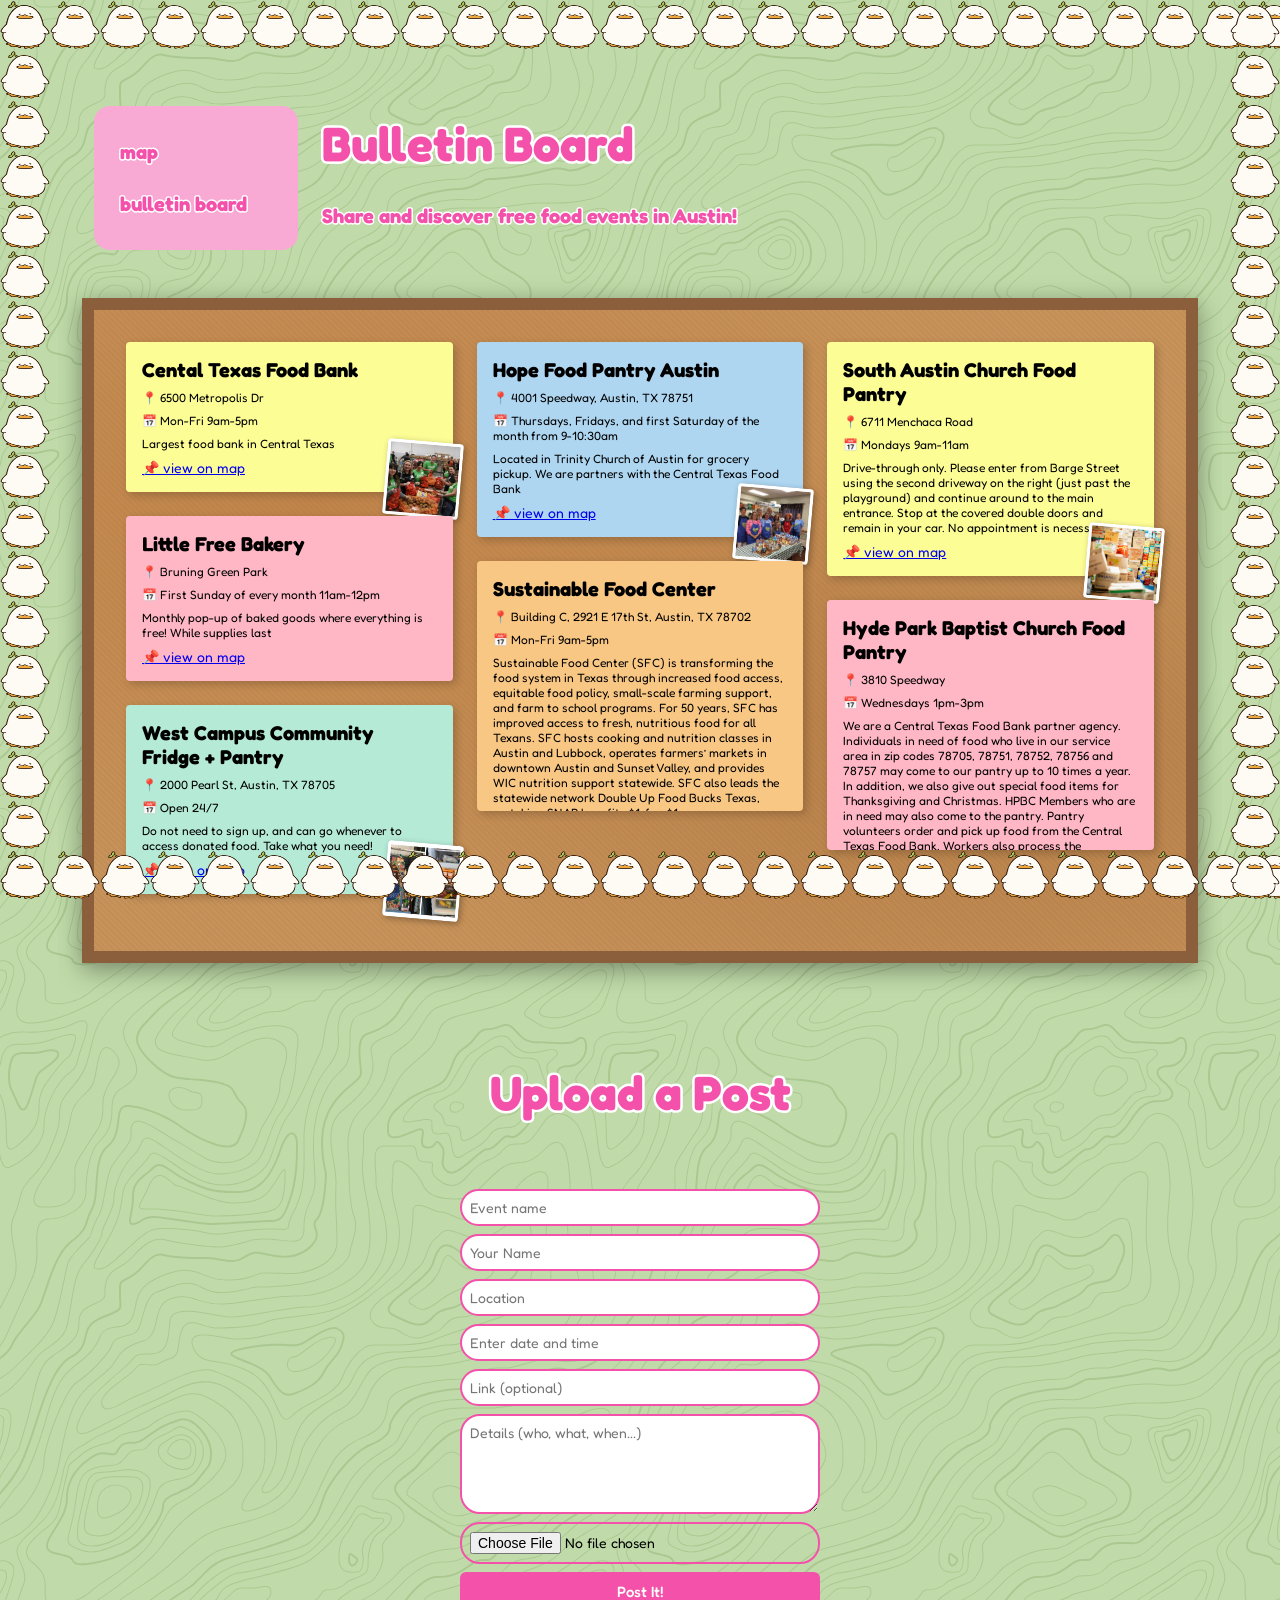
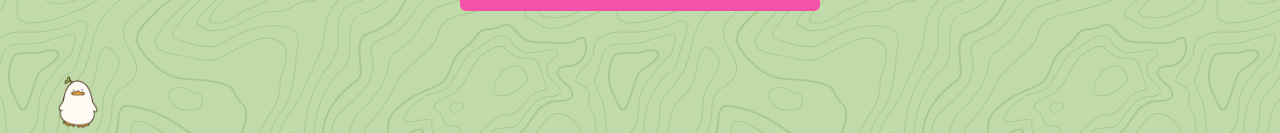
<file: bulletin.html>
<!DOCTYPE html>

<html>
   <head>
       <title>Food Finder - Bulletin Board</title>

       <link rel="stylesheet" href="style.css">
       <link href="https://fonts.googleapis.com/css2?family=Fredoka:wght@400;700&display=swap" rel="stylesheet">

   </head>

   <body>

       <div class="layout">
        <div class="header-row">
            <nav>
                <a href="index.html">map</a>
                <a href="bulletin.html">bulletin board</a>
            </nav>
        
            <div class ="header-text">
                <h1>Bulletin Board</h1>
                <p>Share and discover free food events in Austin!</p>
            </div>
            </div>
            <main>

                <!-- code for displaying posts -->
                <div class="board" id="board"></div>
            
                <h3 class="upload-title">Upload a Post</h3>
                
                <!-- code for allowing people to make submissions -->
                <div class="form-container">
                    <input type="text" id="event-title" placeholder="Event name" />
                    <input type="userName" id="user-name" placeholder="Your Name" />
                    <input type="text" id="event-location" placeholder="Location" />
                    <input type="text" id="event-date" placeholder="Enter date and time" />
                    <input type="url" id="event-link" placeholder="Link (optional)" />
                    <textarea id="event-desc" placeholder="Details (who, what, when...)"></textarea>
                    <input type="file" id="event-photo" accept="image/*" />
                    <button onclick="addPost()">Post It!</button>
                </div>

            </main>
        </div>

        <img src="images/harnold.png" class="harnold" id="harnold" alt="harnold" />
       <script src="data.js"></script>
       <script src="bulletin.js"></script>
       <div class="duck-border duck-top"></div>
        <div class="duck-border duck-bottom"></div>
        <div class="duck-border duck-left"></div>
        <div class="duck-border duck-right"></div>
       
   </body>
</html>
</file>
<file: style.css>
/* whole page i guess */
body {
    background-color: rgb(192, 219, 169);
    background-image: url("data:image/svg+xml,%3Csvg xmlns='http://www.w3.org/2000/svg' width='600' height='600' viewBox='0 0 600 600'%3E%3Cpath fill='%238BAD6E' fill-opacity='0.4' d='M600 325.1v-1.17c-6.5 3.83-13.06 7.64-14.68 8.64-10.6 6.56-18.57 12.56-24.68 19.09-5.58 5.95-12.44 10.06-22.42 14.15-1.45.6-2.96 1.2-4.83 1.9l-4.75 1.82c-9.78 3.75-14.8 6.27-18.98 10.1-4.23 3.88-9.65 6.6-16.77 8.84-1.95.6-3.99 1.17-6.47 1.8l-6.14 1.53c-5.29 1.35-8.3 2.37-10.54 3.78-3.08 1.92-6.63 3.26-12.74 5.03a384.1 384.1 0 0 1-4.82 1.36c-2.04.58-3.6 1.04-5.17 1.52a110.03 110.03 0 0 0-11.2 4.05c-2.7 1.15-5.5 3.93-8.78 8.4a157.68 157.68 0 0 0-6.15 9.2c-5.75 9.07-7.58 11.74-10.24 14.51a50.97 50.97 0 0 1-4.6 4.22c-2.33 1.9-10.39 7.54-11.81 8.74a14.68 14.68 0 0 0-3.67 4.15c-1.24 2.3-1.9 4.57-2.78 8.87-2.17 10.61-3.52 14.81-8.2 22.1-4.07 6.33-6.8 9.88-9.83 12.99-.47.48-.95.96-1.5 1.48l-3.75 3.56c-1.67 1.6-3.18 3.12-4.86 4.9a42.44 42.44 0 0 0-9.89 16.94c-2.5 8.13-2.72 15.47-1.76 27.22.47 5.82.51 6.36.51 8.18 0 10.51.12 17.53.63 25.78.24 4.05.56 7.8.97 11.22h.9c-1.13-9.58-1.5-21.83-1.5-37 0-1.86-.04-2.4-.52-8.26-.94-11.63-.72-18.87 1.73-26.85a41.44 41.44 0 0 1 9.65-16.55c1.67-1.76 3.18-3.27 4.83-4.85.63-.6 3.13-2.96 3.75-3.57a71.6 71.6 0 0 0 1.52-1.5c3.09-3.16 5.86-6.76 9.96-13.15 4.77-7.42 6.15-11.71 8.34-22.44.86-4.21 1.5-6.4 2.68-8.6.68-1.25 1.79-2.48 3.43-3.86 1.38-1.15 9.43-6.8 11.8-8.72 1.71-1.4 3.26-2.81 4.7-4.3 2.72-2.85 4.56-5.54 10.36-14.67a156.9 156.9 0 0 1 6.1-9.15c3.2-4.33 5.9-7.01 8.37-8.07 3.5-1.5 7.06-2.77 11.1-4.02a233.84 233.84 0 0 1 7.6-2.2l2.38-.67c6.19-1.79 9.81-3.16 12.98-5.15 2.14-1.33 5.08-2.33 10.27-3.65l6.14-1.53c2.5-.63 4.55-1.2 6.52-1.82 7.24-2.27 12.79-5.06 17.15-9.05 4.05-3.72 9-6.2 18.66-9.9l4.75-1.82c1.87-.72 3.39-1.31 4.85-1.91 10.1-4.15 17.07-8.32 22.76-14.4 6.05-6.45 13.95-12.4 24.49-18.92 1.56-.96 7.82-4.6 14.15-8.33v-64.58c-4 8.15-8.52 14.85-12.7 17.9-2.51 1.82-5.38 4.02-9.04 6.92a1063.87 1063.87 0 0 0-6.23 4.98l-1.27 1.02a2309.25 2309.25 0 0 1-4.87 3.9c-7.55 6-12.9 10.05-17.61 13.19-3.1 2.06-3.86 2.78-8.06 7.13-5.84 6.07-11.72 8.62-29.15 10.95-11.3 1.5-20.04 4.91-30.75 11.07-1.65.94-7.27 4.27-6.97 4.1-2.7 1.58-4.69 2.69-6.64 3.66-5.63 2.8-10.47 4.17-15.71 4.17-17.13 0-41.44 11.51-51.63 22.83-12.05 13.4-31.42 27.7-45.25 31.16-7.4 1.85-11.85 7.05-14.04 14.69-1.26 4.4-1.58 8.28-1.58 13.82 0 .82.01.98.24 3.63.45 5.18.35 8.72-.77 13.26-1.53 6.2-4.89 12.6-10.59 19.43-13.87 16.65-22.88 46.58-22.88 71.68 0 2.39.02 4.26.06 8.75.12 10.8.1 15.8-.22 21.95-.56 11.18-2.09 20.73-5 29.3h-1.05c2.94-8.56 4.49-18.12 5.05-29.35.31-6.13.34-11.1.22-21.9-.04-4.48-.06-6.36-.06-8.75 0-25.32 9.07-55.47 23.12-72.32 5.6-6.72 8.88-12.99 10.38-19.03 1.09-4.4 1.18-7.85.74-12.93-.23-2.7-.24-2.86-.24-3.72 0-5.62.32-9.57 1.62-14.1 2.28-7.95 6.97-13.44 14.76-15.39 13.6-3.4 32.82-17.59 44.75-30.84C409 360.14 433.58 348.5 451 348.5c5.07 0 9.77-1.33 15.26-4.07 1.93-.96 3.9-2.05 6.58-3.62-.3.18 5.33-3.16 6.98-4.11 10.82-6.21 19.66-9.67 31.11-11.2 17.23-2.3 22.9-4.75 28.57-10.64 4.25-4.41 5.04-5.16 8.22-7.28 4.68-3.11 10.01-7.14 17.55-13.14a1113.33 1113.33 0 0 0 4.86-3.89l1.28-1.02a4668.54 4668.54 0 0 1 6.23-4.98c3.67-2.9 6.55-5.12 9.07-6.95 4.37-3.19 9.16-10.56 13.29-19.4v66.9zm0-116.23c-.62.01-1.27.06-1.95.13-6.13.63-13.83 3.45-21.83 7.45-3.64 1.82-8.46 2.67-14.17 2.71-4.7.04-9.72-.47-14.73-1.33-1.7-.3-3.26-.61-4.67-.93a31.55 31.55 0 0 0-3.55-.57 273.4 273.4 0 0 0-16.66-.88c-10.42-.16-17.2.74-17.97 2.73-.38.97.6 2.55 3.03 4.87 1.01.97 2.22 2.03 4.04 3.55a1746.07 1746.07 0 0 0 4.79 4.02c1.39 1.2 3.1 1.92 5.5 2.5.7.16.86.2 2.64.54 3.53.7 5.03 1.25 6.15 2.63 1.41 1.76 1.4 4.54-.15 8.88-2.44 6.83-5.72 10.05-10.19 10.33-3.63.23-7.6-1.29-14.52-5.06-4.53-2.47-6.82-7.3-8.32-15.26-.17-.87-.32-1.78-.5-2.86l-.43-2.76c-1.05-6.58-1.9-9.2-3.73-10.11-.81-.4-1.59-.74-2.36-1-2.27-.77-4.6-1.02-8.1-.92-2.29.07-14.7 1-13.77.93-20.55 1.37-28.8 5.05-37.09 14.99a133.07 133.07 0 0 0-4.25 5.44l-2.3 3.09-2.51 3.32c-4.1 5.36-7.06 8.48-10.39 11.12-.65.52-1.33 1.04-2.13 1.62l-4.11 2.94a106.8 106.8 0 0 0-5.16 3.99c-4.55 3.74-9.74 8.6-16.25 15.38-8.25 8.58-11.78 13.54-11.7 15.95.07 1.65 1.64 2.11 6.79 2.38 1.61.09 2.15.12 2.98.2 2.95.24 5.09.73 6.81 1.68 7.48 4.15 11.63 7.26 13.95 11.58 3.3 6.15.8 12.88-8.89 20.26-8.28 6.3-11.1 10.37-11.31 14.96-.06 1.17 0 1.93.26 4.43.69 6.47.25 10.65-2.8 17.42a44.23 44.23 0 0 1-4.16 7.53c-2.82 3.97-5.47 5.74-10.6 7.69-.43.16-3.34 1.23-4.27 1.59-1.8.68-3.38 1.36-5.01 2.14-4.18 2-8.4 4.6-13.1 8.24-8.44 6.51-13.23 14.56-15.98 25.06-1.1 4.2-1.55 6.81-2.8 15.21-1.26 8.6-2.17 12.64-4.08 16.55-2.1 4.28-11.93 26.59-12.97 28.88a382.7 382.7 0 0 1-6.37 13.41c-4.07 8.11-7.61 14.07-10.73 17.81-5.38 6.46-8.98 14.37-13.77 28.42a810.14 810.14 0 0 0-1.89 5.6c-1.8 5.35-2.96 8.6-4.26 11.85-6.13 15.32-25.43 26.31-46.46 26.31-11.2 0-20.58-2.74-31.02-8.55-5.6-3.13-4.55-2.42-22.26-14.54-14.33-9.8-17.7-10.73-20.47-6.9-.37.5-1.81 2.74-1.83 2.77a52.24 52.24 0 0 1-4.94 5.9c-.73.79-5.52 5.87-6.97 7.45-2.38 2.6-4.3 4.81-5.98 6.93a45.6 45.6 0 0 0-5.08 7.66c-1.29 2.57-1.9 5.25-2.66 10.6a997.6 997.6 0 0 1-.46 3.18h-1l.47-3.32c.77-5.45 1.4-8.2 2.75-10.9a46.54 46.54 0 0 1 5.2-7.84c1.7-2.14 3.63-4.38 6.03-6.98 1.45-1.59 6.24-6.68 6.96-7.46a51.58 51.58 0 0 0 4.84-5.78s1.47-2.26 1.86-2.8c3.25-4.5 7.08-3.44 21.84 6.67 17.67 12.08 16.62 11.38 22.19 14.48 10.3 5.73 19.5 8.43 30.53 8.43 20.65 0 39.57-10.77 45.54-25.69a219.7 219.7 0 0 0 4.24-11.8 6752.32 6752.32 0 0 0 1.88-5.6c4.83-14.16 8.47-22.14 13.96-28.73 3.05-3.66 6.56-9.57 10.6-17.61 1.97-3.93 4.04-8.31 6.35-13.38 1.03-2.28 10.88-24.61 12.98-28.91 1.85-3.79 2.75-7.76 4-16.25 1.24-8.44 1.7-11.07 2.81-15.32 2.8-10.7 7.71-18.94 16.33-25.6a73.18 73.18 0 0 1 13.29-8.35c1.66-.8 3.27-1.48 5.08-2.18.94-.36 3.86-1.43 4.28-1.59 4.95-1.88 7.44-3.55 10.14-7.33 1.35-1.9 2.68-4.3 4.06-7.37 2.97-6.58 3.39-10.59 2.72-16.9a27.13 27.13 0 0 1-.27-4.58c.22-4.94 3.21-9.24 11.7-15.7 9.33-7.11 11.66-13.34 8.62-19-2.2-4.09-6.25-7.12-13.55-11.17-1.57-.88-3.6-1.33-6.42-1.57-.8-.07-1.34-.1-2.95-.19-5.77-.3-7.63-.85-7.72-3.34-.1-2.81 3.5-7.87 11.97-16.69 6.53-6.8 11.75-11.69 16.33-15.45 1.79-1.47 3.42-2.72 5.2-4.03l4.12-2.94c.79-.58 1.46-1.08 2.1-1.59 3.26-2.6 6.16-5.65 10.21-10.94a383.2 383.2 0 0 0 2.5-3.32l2.31-3.09c1.8-2.39 3.04-4 4.29-5.48 8.47-10.17 16.98-13.96 37.27-15.3-.44.02 12-.9 14.32-.98 3.62-.1 6.05.16 8.46.98.8.27 1.62.62 2.47 1.04 2.27 1.14 3.17 3.87 4.27 10.85l.44 2.76c.17 1.07.33 1.97.5 2.83 1.44 7.69 3.62 12.29 7.8 14.57 6.76 3.68 10.6 5.15 13.99 4.94 4-.25 6.99-3.17 9.3-9.67 1.45-4.04 1.46-6.49.32-7.92-.9-1.12-2.28-1.62-5.57-2.27a55.8 55.8 0 0 1-2.67-.55c-2.54-.6-4.39-1.4-5.93-2.71a252.63 252.63 0 0 0-4.78-4.01 84.35 84.35 0 0 1-4.08-3.6c-2.73-2.6-3.86-4.43-3.28-5.95 1.02-2.64 7.82-3.54 18.93-3.37a230.56 230.56 0 0 1 16.73.88c2.76.39 3.2.49 3.68.6 1.4.3 2.95.62 4.62.91a82.9 82.9 0 0 0 14.56 1.32c5.56-.04 10.24-.86 13.73-2.6 8.1-4.05 15.89-6.9 22.17-7.56.7-.07 1.4-.11 2.05-.13v1zm0-100.94v1.5c-8.62 16.05-17.27 29.55-23.65 35.92-3.19 3.2-7.62 4.9-13.54 5.56-4.45.48-8.28.4-19.18-.2-9.91-.55-15.32-.44-20.52.78a84.05 84.05 0 0 1-15 2.11l-2.25.14c-12.49.75-19.37 1.78-32.72 5.74-4.5 1.33-9.27 2.49-14.3 3.48a246.27 246.27 0 0 1-32.6 3.97c-7.56.45-13.21.57-20.24.57-5.4 0-11.9 1.61-18 5.18-8.3 4.87-15.06 12.87-19.53 24.5a68.57 68.57 0 0 1-4.56 9.8c-3.6 6.2-6.92 8.99-13.38 12.18l-4.03 1.96a64.48 64.48 0 0 0-15.16 10.25c-8.2 7.33-13.72 16.63-22.54 35.6l-2.08 4.49c-7.3 15.7-11.5 23.3-17.35 29.87-7.7 8.66-20.25 14.42-40.31 20.08-4.37 1.23-19.04 5.08-19.24 5.13-6.92 1.87-11.68 3.34-15.63 4.92-10.55 4.22-18.71 10.52-36.38 26.52l-1.7 1.54c-8.58 7.76-13.41 11.9-18.81 15.88-3.95 2.9-8 5.67-12.97 8.91-2.06 1.34-10.3 6.6-12.33 7.94-11.52 7.5-18.53 13.04-24.62 20.08a62.01 62.01 0 0 0-6.44 8.85c-4.13 6.91-6.27 13.15-9.2 25.11l-1.54 6.26c-.6 2.45-1.15 4.54-1.72 6.58-2.97 10.7-6.9 17.36-14.78 26.91L69.6 491a148.51 148.51 0 0 0-4.19 5.3 23.9 23.9 0 0 0-3.44 6.28c-1.16 3.23-1.52 5.9-1.87 11.94-.58 10.05-1.42 15.04-4.63 22.67-1.57 3.72-5.66 14.02-6.41 15.8a73.46 73.46 0 0 1-3.57 7.4c-2.88 5.14-6.71 10.12-13.12 16.95-5.96 6.36-8.87 10.9-10.61 16a56.88 56.88 0 0 0-1.38 4.82l-.46 1.84h-1.03l.52-2.08c.52-2.09.92-3.49 1.4-4.9 1.8-5.25 4.78-9.9 10.84-16.36 6.35-6.78 10.13-11.7 12.97-16.77a72.5 72.5 0 0 0 3.52-7.29c.75-1.76 4.84-12.06 6.4-15.8 3.17-7.5 3.99-12.4 4.56-22.33.35-6.14.72-8.88 1.93-12.23a24.9 24.9 0 0 1 3.58-6.54c1.27-1.7 2.6-3.37 4.22-5.34l4.11-4.95c7.8-9.46 11.66-16 14.59-26.54.56-2.04 1.1-4.12 1.71-6.56l1.53-6.26c2.96-12.04 5.13-18.36 9.32-25.39 1.84-3.08 4-6.05 6.54-8.99 6.17-7.12 13.24-12.7 24.83-20.26 2.05-1.33 10.28-6.6 12.33-7.94 4.96-3.22 9-5.98 12.92-8.87 5.37-3.95 10.19-8.08 18.74-15.82l1.7-1.54c17.76-16.09 25.98-22.43 36.67-26.7 4-1.6 8.8-3.09 15.75-4.96.21-.06 14.87-3.9 19.22-5.13 19.9-5.61 32.32-11.31 39.85-19.78 5.76-6.48 9.93-14.02 17.18-29.64l2.09-4.5c8.87-19.07 14.44-28.46 22.77-35.9a65.48 65.48 0 0 1 15.38-10.4l4.04-1.97c6.3-3.1 9.47-5.77 12.96-11.77a67.6 67.6 0 0 0 4.48-9.67c4.56-11.84 11.47-20.02 19.97-25 6.25-3.66 12.93-5.32 18.5-5.32 7.01 0 12.65-.12 20.17-.57a245.3 245.3 0 0 0 32.47-3.96c5-.98 9.75-2.13 14.22-3.45 13.43-3.98 20.38-5.02 32.94-5.78l2.24-.14c5.76-.37 9.8-.9 14.85-2.09 5.31-1.25 10.79-1.35 22.6-.7 9.04.5 12.84.58 17.21.1 5.71-.62 9.94-2.26 12.95-5.26 6.44-6.45 15.3-20.37 24.35-36.72zm0 450.21c-1.28-4.6-2.2-10.55-3.33-20.25l-.24-2.04-.23-2.03c-1.82-15.7-3.07-21.98-5.55-24.47-2.46-2.46-3.04-5.03-2.52-8.64.1-.6.18-1.1.39-2.15.69-3.54.77-5.04.08-6.84-.91-2.38-3.31-4.41-7.79-6.26-5.08-2.09-6.52-4.84-4.89-8.44.66-1.45 1.79-3.02 3.52-5.01 1.04-1.2 5.48-5.96 5.08-5.53 6.15-6.7 8.98-11.34 8.98-16.48a15.2 15.2 0 0 1 6.5-12.89v1.26a14.17 14.17 0 0 0-5.5 11.63c0 5.47-2.93 10.29-9.24 17.16.38-.42-4.04 4.33-5.07 5.5-1.67 1.93-2.75 3.43-3.36 4.77-1.37 3.04-.23 5.22 4.36 7.1 4.71 1.95 7.32 4.16 8.34 6.83.78 2.04.7 3.67-.03 7.4-.2 1.03-.3 1.51-.38 2.09-.48 3.33.03 5.59 2.23 7.8 2.74 2.74 3.98 8.96 5.84 25.06l.24 2.03.23 2.04c.82 7.01 1.53 12.06 2.34 16.03v4.33zm0-62.16c-1.4-3.13-4.43-9.9-4.95-11.17-1.02-2.53-1.25-3.8-.91-5.18.2-.84 2.05-4.68 2.32-5.33a70.79 70.79 0 0 0 3.54-11.2v3.99a62.82 62.82 0 0 1-2.62 7.6c-.31.75-2.09 4.46-2.27 5.18-.28 1.12-.08 2.22.87 4.57.41 1.02 2.5 5.7 4.02 9.09v2.45zm0-85.09c-1.65 1.66-3.66 2.9-6.4 4.13-.25.1-13.97 5.47-20.4 8.43-9.35 4.32-16.7 5.9-23.03 5.25-5.08-.53-9.02-2.25-14.77-5.92l-3.2-2.07a77.4 77.4 0 0 0-5.44-3.27c-4.05-2.18-3.25-5.8 1.47-10.47 3.71-3.68 9.6-7.93 18.73-13.8l4.46-2.82c17.95-11.33 18.22-11.5 22.27-14.74 11.25-9 19.69-14.02 26.31-15.1v1.02c-6.37 1.1-14.62 6-25.69 14.86-4.1 3.28-4.34 3.44-22.36 14.8a652.4 652.4 0 0 0-4.45 2.83c-9.07 5.83-14.92 10.05-18.57 13.66-4.31 4.28-4.95 7.13-1.7 8.88 1.7.91 3.29 1.88 5.5 3.3l3.2 2.08c5.64 3.59 9.45 5.25 14.34 5.76 6.13.64 13.32-.9 22.52-5.15 6.46-2.98 20.18-8.35 20.4-8.44 3.04-1.37 5.1-2.71 6.81-4.69v1.47zm0-41.37v1c-6.56.26-12.11 3.13-19.71 9.08l-4.63 3.68a51.87 51.87 0 0 1-4.4 3.14c-.82.52-5.51 3.33-6.22 3.76-3.31 2-6.15 3.8-8.87 5.6a112.61 112.61 0 0 0-8.16 5.92c-4.61 3.72-7.4 6.9-7.97 9.35-.63 2.67 1.48 4.53 7.05 5.46 10.7 1.78 20.92-.05 30.45-4.65a61.96 61.96 0 0 0 17.1-12.2 41.8 41.8 0 0 0 5.36-7.42v1.92a38.94 38.94 0 0 1-4.64 6.19 62.95 62.95 0 0 1-17.39 12.41c-9.7 4.68-20.13 6.55-31.05 4.73-6.06-1-8.65-3.29-7.85-6.67.64-2.74 3.53-6.05 8.31-9.9 2.35-1.9 5.1-3.88 8.24-5.97 2.73-1.82 5.58-3.61 8.9-5.62.72-.44 5.4-3.24 6.22-3.75 1.26-.8 2.6-1.76 4.3-3.09.8-.62 3.9-3.1 4.63-3.67 7.77-6.1 13.49-9.04 20.33-9.3zm0-154.6v1c-1.75-.24-4.3.23-7.82 1.55-10.01 3.75-13.8 5.07-19.15 6.76-1.78.56-2.63.83-3.87 1.24-1.48.5-3.16.76-6.74 1.16a1550.34 1550.34 0 0 0-2.64.3c-7.8.94-11.28 2.47-11.28 6.07 0 4.45 2.89 13.18 7.96 25.81a57.34 57.34 0 0 1 2.33 7.6 258.32 258.32 0 0 1 .84 3.46c1.86 7.62 3.17 10.71 5.56 11.67 2.21.88 4.7.6 7.47-.72 3.48-1.69 7.22-4.94 11.2-9.47 1.52-1.7 2.97-3.49 4.59-5.57l3.16-4.1c2.59-3.23 6.07-12.21 8.39-20.23v3.45c-2.29 7.2-5.27 14.5-7.61 17.41-.44.55-2.67 3.46-3.15 4.09-1.63 2.1-3.1 3.9-4.62 5.62-4.08 4.61-7.9 7.94-11.53 9.7-2.99 1.44-5.77 1.75-8.28.74-2.84-1.13-4.2-4.34-6.15-12.35a2097.48 2097.48 0 0 1-.84-3.46c-.8-3.2-1.47-5.45-2.28-7.46-5.14-12.8-8.04-21.55-8.04-26.19 0-4.37 3.84-6.06 12.16-7.07a160.9 160.9 0 0 1 2.65-.3c3.5-.39 5.15-.64 6.53-1.1 1.26-.42 2.1-.7 3.88-1.26 5.34-1.68 9.11-3 19.1-6.74 3.53-1.32 6.22-1.84 8.18-1.61zM0 292c10.13-11.31 18.13-23.2 23.07-35.39 3.3-8.14 6.09-16.12 10.81-30.55l1.59-4.84c6.53-19.94 10.11-29.82 14.77-39.56 6.07-12.72 12.55-21.18 20.27-25.54 6.66-3.76 10.2-7.86 12.22-13.15a46.6 46.6 0 0 0 1.86-6.58c1.23-5.2 2.05-7.59 3.93-10.36 2.45-3.62 6.27-6.53 12.1-8.96 15.78-6.58 16.73-7.04 18.05-9.01.65-.98.83-2.15.74-4.51-.03-.73-.23-3.82-.24-4A93.8 93.8 0 0 1 119 94c0-10.04.18-11.37 2.37-13.15.52-.42 1.13-.8 2.07-1.3.27-.14 2.18-1.12 2.84-1.48a68.4 68.4 0 0 0 9.12-5.87c2.06-1.54 2.64-2.14 8.01-7.93 3.78-4.09 6.21-6.36 8.96-8.12 3.64-2.33 7.2-3.12 10.9-2.11 4.4 1.2 10.81 2 18.78 2.46 6.9.4 12.9.5 21.95.5 4.87 0 8.97.47 15.4 1.57 7.77 1.33 9.3 1.54 12.38 1.54 4.05 0 7.43-.88 10.68-2.95 5.06-3.22 8.11-4.67 11.2-5.2 3.62-.64 4.77-.46 16.55 2.06 17.26 3.7 30.85 1.36 41.06-9.7 5.1-5.53 5.48-8.9 3.48-14.8-.83-2.42-1.03-3.1-1.17-4.3-.29-2.52.5-4.71 2.71-6.93 2.65-2.65 4.72-9.17 6.22-18.29h2.03c-1.56 9.71-3.77 16.65-6.83 19.7-1.79 1.8-2.36 3.39-2.14 5.28.11 1 .3 1.63 1.07 3.9 2.22 6.53 1.76 10.66-3.9 16.8-10.77 11.66-25.07 14.13-42.95 10.3-11.42-2.45-12.55-2.62-15.78-2.06-2.77.48-5.62 1.84-10.47 4.92a20.93 20.93 0 0 1-11.76 3.27c-3.25 0-4.81-.22-12.73-1.57C212.74 59.46 208.73 59 204 59c-9.1 0-15.11-.1-22.07-.5-8.09-.47-14.62-1.29-19.2-2.54-5.62-1.53-10.17 1.38-17.85 9.66-5.5 5.94-6.08 6.53-8.28 8.18a70.38 70.38 0 0 1-9.38 6.03c-.68.37-2.58 1.35-2.84 1.49-.84.44-1.35.76-1.75 1.08C121.16 83.6 121 84.8 121 94c0 1.85.06 3.54.17 5.44 0 .17.2 3.28.24 4.03.1 2.75-.13 4.29-1.08 5.71-1.67 2.5-2.27 2.8-18.95 9.74-5.48 2.29-8.99 4.96-11.2 8.24-1.71 2.51-2.47 4.73-3.64 9.7-.83 3.5-1.21 4.92-1.94 6.83-2.18 5.73-6.05 10.19-13.1 14.18-7.3 4.12-13.55 12.28-19.46 24.66-4.6 9.64-8.17 19.46-14.67 39.32l-1.58 4.84c-4.75 14.47-7.54 22.48-10.86 30.69-5.28 13.01-13.95 25.65-24.93 37.6v-2.97zm0 78v-.5l1-.01c6.32 0 7.47 5.2 4.6 13.36a60.36 60.36 0 0 1-5.6 11.3v-1.92a57.76 57.76 0 0 0 4.65-9.72c2.69-7.6 1.71-12.02-3.65-12.02-.34 0-.67 0-1 .02v-46.59a340.96 340.96 0 0 0 13.71-8.34c13.66-9.46 29.79-37.6 29.79-53.59 0-18.1 21.57-72.64 32.23-79.42 12.71-8.09 32.24-27.96 35.8-37.75 1.93-5.3 5.5-7.27 14.42-9.37 6.15-1.44 8.64-2.42 10.67-4.79 1.5-1.74 2.72-4.79 4.33-10.3.23-.78 1.9-6.68 2.43-8.46 3.62-12.08 7.3-18.49 13.47-20.39 2.5-.76 3.03-.98 9.74-3.7 7.49-3.03 11.97-4.43 17.12-4.92 6.75-.65 13.13.75 19.55 4.67 5.43 3.32 12.19 4.72 20.17 4.56 6.03-.12 12.2-1.07 19.83-2.8 1.82-.4 7.38-1.74 8.26-1.94 2.69-.6 4.34-.89 5.48-.89 4.97 0 8.93-.05 14.2-.27 7.9-.32 15.56-.92 22.75-1.88 8.5-1.14 15.9-2.73 21.88-4.82 18.9-6.62 32.64-18.3 33.67-27.59.29-2.56.4-2.96 2.79-11.11 2.33-7.95 3.21-12.93 2.72-18.23-.2-2.24-.69-4.38-1.48-6.42-1.5-3.92-2.63-9.4-3.43-16.18h.9c.77 6.47 1.89 11.72 3.47 15.82a24.93 24.93 0 0 1 1.54 6.69c.5 5.46-.4 10.54-2.77 18.6-2.36 8.06-2.47 8.47-2.74 10.95-1.09 9.75-15.1 21.68-34.33 28.41-6.06 2.12-13.52 3.72-22.09 4.87-7.22.96-14.92 1.57-22.83 1.89-5.3.21-9.27.27-14.25.27-1.04 0-2.64.27-5.26.87-.87.2-6.43 1.53-8.26 1.94-7.68 1.73-13.92 2.7-20.03 2.82-8.15.17-15.1-1.27-20.71-4.7-6.23-3.81-12.4-5.16-18.93-4.54-5.04.48-9.44 1.86-16.84 4.86-6.75 2.74-7.29 2.95-9.82 3.73-5.73 1.76-9.28 7.96-12.81 19.72-.53 1.77-2.2 7.66-2.43 8.46-1.66 5.65-2.91 8.78-4.53 10.67-2.22 2.58-4.84 3.62-12.01 5.3-7.8 1.83-11.13 3.66-12.9 8.54-3.65 10.04-23.32 30.06-36.2 38.25C65.94 190 44.5 244.2 44.5 262c0 16.34-16.3 44.78-30.22 54.41-2.14 1.48-8.24 5.12-14.28 8.68v-1.16 46.09zm0-173.7v-1.11c7.42-3.82 14.55-10.23 21.84-18.98 3.8-4.56 14.21-18.78 15.79-20.55 1.8-2.04 4.06-3.96 7.42-6.45 1.08-.8 4.92-3.57 5.49-3.99 9.36-6.85 14-11.96 15.98-19.36.8-2.98 1.54-6.78 2.46-12.3.23-1.44 2-12.46 2.56-15.79 2.87-16.77 5.73-26.79 10.07-32.1C92.46 52.43 101.5 38.13 101.5 33c0-2.54.34-3.35 6.05-15.71.68-1.49 1.25-2.74 1.77-3.93 2.5-5.75 3.9-10.04 4.14-13.36h1c-.23 3.48-1.66 7.87-4.23 13.76-.52 1.2-1.09 2.45-1.78 3.95-5.54 12.01-5.95 12.99-5.95 15.29 0 5.47-9.09 19.84-20.11 33.31-4.2 5.12-7.03 15.06-9.86 31.64-.57 3.33-2.33 14.33-2.57 15.78-.92 5.56-1.67 9.38-2.48 12.4-2.05 7.68-6.82 12.93-16.35 19.91l-5.49 3.98c-3.3 2.45-5.51 4.34-7.27 6.31-1.53 1.73-11.94 15.93-15.76 20.53-7.52 9.02-14.88 15.6-22.61 19.46zm0 361.83v-4.33c.48 2.36 1 4.35 1.6 6.15 2 6.03 4.6 8.26 8.19 6.59C28.76 557.69 43.5 542.4 43.5 527c0-16.2 6.37-31.99 17.1-46.3 1.88-2.5 3.66-4.4 5.53-6 .73-.62 1.45-1.18 2.3-1.8l2-1.43c3.68-2.68 5.32-5.28 7.08-12.59.75-3.07 1.38-5.02 4.2-13.26l.63-1.88c3.24-9.58 4.56-14.97 4.17-18.65-.48-4.43-3.8-5.23-11.3-1.64a81.12 81.12 0 0 1-9.15 3.7c-13.89 4.67-26.96 5.8-42.66 5.42l-1.95-.05-1.45-.02a39.8 39.8 0 0 0-15.05 2.96A21.81 21.81 0 0 0 0 438.37v-1.26a23.55 23.55 0 0 1 4.55-2.57 40.77 40.77 0 0 1 16.92-3.02l1.95.05c15.6.38 28.57-.75 42.32-5.37a80.12 80.12 0 0 0 9.04-3.65c8.04-3.84 12.16-2.85 12.72 2.43.42 3.89-.92 9.34-4.21 19.08l-.64 1.88c-2.8 8.2-3.43 10.15-4.16 13.18-1.82 7.52-3.59 10.34-7.47 13.16l-2 1.43c-.84.6-1.54 1.15-2.25 1.75a35.45 35.45 0 0 0-5.37 5.84c-10.61 14.15-16.9 29.74-16.9 45.7 0 15.88-15 31.45-34.29 40.45-4.3 2.01-7.39-.66-9.56-7.18-.23-.68-.44-1.39-.65-2.13zm0-62.16v-2.45l1.46 3.27c2.1 4.8 3.46 10.33 4.26 16.77.66 5.3.84 9.3 1.04 18.5.2 9.32.5 12.75 1.63 15.05 1.28 2.6 3.67 2.35 8.29-1.5 17.14-14.3 21.82-22.9 21.82-38.62 0-7.17 1.1-12.39 3.7-17.68 2.27-4.67 3.65-6.62 13.4-19.62a69.8 69.8 0 0 1 7.6-8.79 44.76 44.76 0 0 1 3.54-3.06c.38-.3.64-.52.89-.74a10.47 10.47 0 0 0 2.63-3.32 35.78 35.78 0 0 0 2.26-5.94l.37-1.2.36-1.15c.29-.91.48-1.55.66-2.16.45-1.53.74-2.68.91-3.66.38-2.2.12-3.49-.85-4.15-2.35-1.61-9.28-.24-23.8 4.94-9.54 3.4-16.12 4.17-27.85 4.26-7.71.06-10.43.4-13.25 2.12-3.48 2.12-5.84 6.4-7.58 14.26-.5 2.2-.99 4.19-1.49 5.98v-3.98l.51-2.22c1.8-8.1 4.28-12.6 8.04-14.9 3.04-1.85 5.86-2.2 13.77-2.26 11.61-.09 18.1-.84 27.51-4.2 14.93-5.32 21.95-6.71 24.7-4.83 1.38.94 1.71 2.6 1.28 5.15a33.69 33.69 0 0 1-.94 3.78l-.66 2.17-.36 1.15-.37 1.2a36.64 36.64 0 0 1-2.33 6.1c-.8 1.53-1.61 2.52-2.86 3.61l-.92.77-1.02.83c-.9.74-1.65 1.4-2.47 2.18a68.84 68.84 0 0 0-7.48 8.66c-9.7 12.93-11.07 14.87-13.31 19.46-2.52 5.15-3.59 10.22-3.59 17.24 0 16.04-4.82 24.91-22.18 39.38-5.04 4.2-8.18 4.55-9.83 1.18-1.22-2.5-1.52-5.94-1.73-15.47-.2-9.16-.38-13.15-1.03-18.4-.79-6.34-2.12-11.8-4.19-16.49L0 495.98zM379.27 0h1.04l1.5 5.26c3.28 11.56 4.89 19.33 5.26 27.8.49 11.01-1.52 21.26-6.63 31.17-7.8 15.13-20.47 26.5-36.22 34.1-12.38 5.96-26.12 9.17-36.22 9.17-6.84 0-17.24 1.38-37.27 4.62l-2.27.37c-24.5 3.99-31.65 5-37.46 5-3.49 0-4.08-.08-19.54-2.8-3.56-.64-6.32-1.1-9-1.5-20.23-2.96-31-1.2-31.96 7.86-.1.85-.18 1.72-.29 2.81l-.27 2.73c-1.1 10.9-2.02 15.73-4.31 19.96-2.9 5.34-7.77 7.95-15.63 7.95-10.2 0-12.92.6-15.5 3.17.52-.51-5.03 5.85-8.16 8.7-2.75 2.5-14.32 12.55-15.77 13.83a341.27 341.27 0 0 0-6.54 5.92c-6.97 6.49-11.81 11.76-14.6 16.15-5.92 9.3-10.48 18.04-11.69 24.08-1.66 8.3 3.67 9.54 19.02 1.21a626.23 626.23 0 0 1 44.54-21.9c3.5-1.56 14.04-6.2 15.68-6.95 5.05-2.25 8.3-3.8 10.78-5.15l1.95-1.07 2.18-1.18c1.76-.94 3.38-1.76 5-2.55 18.1-8.72 34.48-10.46 50.33-1.2 22.89 13.34 38.28 37.02 38.28 56.44 0 19.12-.73 25.13-5.18 33.2a45.32 45.32 0 0 1-4.94 7.12c-6.47 7.77-11.81 16.2-12.76 21.27-1.2 6.34 4.69 7.03 20.17-.05 13.31-6.08 22.4-14.95 28.5-26.32a80.51 80.51 0 0 0 6.1-15.13c.9-2.98 3.17-11.65 3.41-12.48a29.02 29.02 0 0 1 1.75-4.83c7.47-14.93 21.09-30.5 36.25-37.24 7.61-3.38 13-9.65 19.4-20.79.84-1.48 4.26-7.64 5.14-9.17 3.52-6.1 6.22-9.7 9.37-11.98 10.15-7.4 28.7-11.1 50.29-11.1 7.52 0 16.54-1.24 27.51-3.58a420.1 420.1 0 0 0 14.96-3.52c-1.3.33 15.54-3.98 19.42-4.89 14.15-3.33 41.07-5.01 64.11-5.01 17.36 0 27.82-9.23 38.53-38.67 6.62-18.21 6.62-26.37 2.69-34.35l-1.18-2.37A13.36 13.36 0 0 1 587.5 58c0-4.03 0-4.01 2.5-24.56.46-3.73.8-6.74 1.12-9.64.9-8.45 1.38-15.2 1.38-20.8 0-.94-.02-1.94-.04-3h1c.03 1.06.04 2.06.04 3 0 5.65-.48 12.43-1.39 20.9-.3 2.91-.66 5.93-1.11 9.66-2.5 20.45-2.5 20.47-2.5 24.44 0 1.97.45 3.57 1.45 5.68.24.51 1.16 2.35 1.17 2.36 4.06 8.24 4.06 16.68-2.65 35.13-10.84 29.8-21.63 39.33-39.47 39.33-22.96 0-49.83 1.68-63.89 4.99-3.86.9-20.69 5.2-19.4 4.88a421.05 421.05 0 0 1-14.99 3.53c-11.04 2.35-20.11 3.6-27.72 3.6-21.4 0-39.76 3.67-49.7 10.9-3 2.19-5.64 5.7-9.1 11.68-.87 1.52-4.29 7.68-5.14 9.17-6.49 11.3-12 17.71-19.86 21.2-14.9 6.63-28.38 22.03-35.75 36.77a28.17 28.17 0 0 0-1.69 4.67c-.23.8-2.5 9.49-3.4 12.5a81.48 81.48 0 0 1-6.19 15.3c-6.2 11.56-15.44 20.58-28.96 26.76-16.1 7.36-23 6.55-21.58-1.04 1-5.29 6.4-13.83 12.99-21.73a44.33 44.33 0 0 0 4.82-6.96c4.35-7.88 5.06-13.77 5.06-32.72 0-19.04-15.19-42.4-37.72-55.55-15.57-9.08-31.62-7.38-49.45 1.21a132.9 132.9 0 0 0-7.14 3.71l-1.95 1.07a158.83 158.83 0 0 1-10.85 5.19c-1.65.74-12.18 5.38-15.69 6.95a625.25 625.25 0 0 0-44.46 21.86c-15.95 8.66-22.37 7.16-20.48-2.29 1.24-6.2 5.83-15.02 11.82-24.42 2.85-4.48 7.74-9.8 14.77-16.34 1.98-1.85 4.12-3.79 6.56-5.94 1.46-1.29 13.02-11.33 15.75-13.82 3.09-2.8 8.6-9.14 8.14-8.67 2.82-2.82 5.75-3.46 16.2-3.46 7.5 0 12.04-2.43 14.75-7.42 2.2-4.07 3.11-8.84 4.2-19.59l.26-2.73.3-2.81c.56-5.42 4.47-8.5 11.23-9.6 5.44-.88 12.51-.51 21.86.86 2.7.4 5.47.86 9.04 1.49 15.33 2.7 15.96 2.8 19.36 2.8 5.73 0 12.9-1.03 37.3-5l2.27-.36c20.1-3.26 30.52-4.64 37.43-4.64 9.95 0 23.54-3.18 35.78-9.08 15.57-7.5 28.09-18.73 35.78-33.65 5.02-9.75 7-19.82 6.51-30.67-.37-8.37-1.96-16.08-5.23-27.57L379.27 0zm13.68 0h1.02c.78 3.9 1.92 8.7 3.51 14.88 3.63 14.05 3.06 27.03-.75 38.77a61 61 0 0 1-11.35 20.68 138.36 138.36 0 0 1-19.32 18.77c-11.32 9.02-23.36 15.49-35.95 18.39a258.63 258.63 0 0 1-22.57 4.07c-3.17.44-6.36.85-10.3 1.32l-9.39 1.12c-11.53 1.41-17.45 2.55-21.64 4.46-9.28 4.21-28.35 6.04-49.21 6.04-1.37 0-2.8-.12-4.3-.35-2.62-.41-5-1.03-9.14-2.29-7.34-2.21-9.63-2.75-12.63-2.56-3.9.23-6.63 2.29-8.47 6.89-1.86 4.66-2.42 7.53-3.34 14.98-1.1 8.98-2.87 12.12-9.97 14.3a40.12 40.12 0 0 0-6.8 2.66c-.63.33-1.16.64-1.76 1.02l-1.34.86c-1.9 1.14-3.86 1.49-9.25 1.49-3.2 0-8.83-.55-9.51-.39-1.22.28-.75-.14-7.14 6.24-1.5 1.5-3.49 3.18-6.32 5.37-1.52 1.18-7.16 5.43-7.94 6.03-4.96 3.78-8.33 6.6-11.06 9.38-4.88 4.98-6.85 9.15-5.56 12.7 1.34 3.67 4.07 4.42 8.9 2.82a55.72 55.72 0 0 0 7.77-3.48c1.5-.77 7.78-4.13 9.37-4.96a116.8 116.8 0 0 1 12.31-5.68 162.2 162.2 0 0 0 11.04-4.84c2.04-.97 10.74-5.16 13-6.22 4.41-2.1 8.1-3.78 11.65-5.29 17.14-7.3 29.32-9.9 37.67-6.65l5.43 2.1c2.3.88 4.17 1.62 6.02 2.38a150.9 150.9 0 0 1 13.07 6c18.34 9.63 30.35 22.13 34.79 39.87 6.96 27.85 3.6 45.53-8.08 62.4-3.97 5.75-3.52 9.2.06 8.97 4.14-.28 10.21-4.95 15.11-12.52 3.1-4.8 5.1-10.45 8.05-21.53l1.69-6.35c.66-2.47 1.24-4.52 1.83-6.5 4.93-16.56 11-27.28 21.56-34.76 7.15-5.06 23.73-15.5 25.48-16.75 6.74-4.81 10.53-9.44 14.34-18 7.74-17.44 21.09-24.34 44.47-24.34 9.36 0 17.91-1.13 29.53-3.49a624.86 624.86 0 0 0 6.2-1.28c2.4-.5 4.07-.84 5.66-1.13 4.03-.74 7.04-1.1 9.61-1.1 4.44 0 9.39-1 31.39-5.99l2.95-.66c16.34-3.67 25.64-5.35 31.66-5.35 1.54 0 2.4.01 6.4.1 7.8.15 12.27.13 17.33-.2 16.41-1.06 26.73-5.36 29.8-14.56a87.1 87.1 0 0 1 3.55-8.83c-.15.31 2.29-4.96 2.9-6.38 5.38-12.3 5.57-21.92-1.44-39.44a86.4 86.4 0 0 1-5.26-20.72c-1.61-11.98-1.38-23.14.1-40.35l.2-2.12h1l-.2 2.2c-1.48 17.15-1.7 28.24-.11 40.14a85.4 85.4 0 0 0 5.2 20.47c7.1 17.78 6.91 27.67 1.43 40.22-.62 1.43-3.06 6.72-2.91 6.4a86.17 86.17 0 0 0-3.52 8.73c-3.23 9.72-13.9 14.15-30.68 15.24-5.1.33-9.58.35-17.42.2-3.98-.09-4.84-.1-6.37-.1-5.91 0-15.18 1.67-31.44 5.32l-2.95.67c-22.16 5.02-27.05 6.01-31.61 6.01-2.5 0-5.45.36-9.43 1.09-1.58.29-3.25.62-5.64 1.11a4894.21 4894.21 0 0 0-6.2 1.29c-11.68 2.37-20.3 3.51-29.73 3.51-23.02 0-36 6.71-43.53 23.66-3.9 8.8-7.82 13.58-14.7 18.5-1.78 1.27-18.36 11.7-25.48 16.75-10.34 7.32-16.3 17.87-21.19 34.23-.58 1.96-1.15 4-1.82 6.47l-1.69 6.35c-2.98 11.18-5 16.9-8.17 21.81-5.05 7.81-11.37 12.68-15.89 12.98-4.7.31-5.3-4.23-.94-10.53 11.52-16.64 14.82-34.03 7.92-61.6-4.35-17.42-16.16-29.72-34.27-39.22-4-2.1-8.2-4-12.99-5.97-1.84-.75-3.7-1.49-6-2.38l-5.43-2.08c-8.03-3.12-20.02-.58-36.92 6.63-3.52 1.5-7.21 3.19-11.61 5.27l-13 6.22c-4.71 2.22-8.16 3.75-11.11 4.88a115.87 115.87 0 0 0-12.21 5.63c-1.58.83-7.86 4.18-9.37 4.96a56.55 56.55 0 0 1-7.9 3.54c-5.3 1.75-8.62.85-10.17-3.43-1.46-4.02.66-8.5 5.8-13.74 2.75-2.82 6.16-5.66 11.15-9.48.79-.6 6.43-4.85 7.94-6.02a66.96 66.96 0 0 0 6.23-5.28c6.74-6.74 6.1-6.16 7.61-6.51.87-.2 6.69.36 9.74.36 5.22 0 7.03-.32 8.74-1.35l1.31-.84c.62-.4 1.18-.72 1.84-1.07a41.07 41.07 0 0 1 6.96-2.72c6.64-2.04 8.22-4.84 9.28-13.47.93-7.53 1.5-10.47 3.4-15.24 1.99-4.95 5.04-7.26 9.34-7.51 3.17-.2 5.5.35 12.97 2.6a63.54 63.54 0 0 0 9.02 2.26c1.45.22 2.83.34 4.14.34 20.71 0 39.7-1.82 48.8-5.96 4.32-1.96 10.29-3.1 21.93-4.53l9.4-1.12c3.92-.48 7.11-.88 10.27-1.32 8.16-1.14 15.4-2.43 22.49-4.06 12.42-2.86 24.33-9.26 35.55-18.2a137.4 137.4 0 0 0 19.18-18.64 60.02 60.02 0 0 0 11.15-20.32c3.76-11.57 4.32-24.36.75-38.23A284.86 284.86 0 0 1 392.95 0zM506.7 0h1.26c-.5.66-.9 1.18-1.17 1.51-3.95 4.96-6.9 7.92-9.82 9.57A10.02 10.02 0 0 1 492 12.5c-2.38 0-4.24.67-6.71 2.21l-2.65 1.71c-4.38 2.8-8.01 4.08-13.64 4.08-5.6 0-9.99-1.26-16.08-4.05a202.63 202.63 0 0 1-2.3-1.06l-2.18-.98c-1.6-.7-2.92-1.17-4.17-1.48a13.42 13.42 0 0 0-3.27-.43c-2.3 0-4.3-.68-11-3.37l-1.56-.62c-5-1.97-8.1-2.82-10.52-2.66-2.93.2-4.42 2.03-4.42 6.15 0 20.76-5.21 50.42-12.15 57.35-7.58 7.59-26.55 23.7-34.06 29.06-13.16 9.4-31.17 20.2-44.11 25.06a106.87 106.87 0 0 1-13.32 4.03c-3.28.78-6.6 1.43-11.25 2.24-.53.1-8.8 1.5-11.5 1.99-4.86.87-9.3 1.74-14 2.76-20.62 4.48-25.07 5.01-38.11 5.01-2.49 0-2.9-.07-14.05-2-2.42-.42-4.31-.73-6.15-1-8.11-1.19-13.83-1.36-17.64-.2-4.54 1.4-5.93 4.65-3.7 10.52 2.02 5.28 4.84 8.61 8.84 10.74 3.26 1.74 6.75 2.6 13.82 3.71 9.42 1.48 10.94 1.75 15.5 2.92a78.2 78.2 0 0 1 18.62 7.37c8.3 4.58 14.58 11.5 19.98 20.89 2.73 4.73 9.46 19.33 10.54 21.19 3.4 5.85 6.26 6.63 10.89 2 4.95-4.94 10.35-8.37 21.13-14.06.47-.25 2.06-1.1 2.12-1.12 7.98-4.21 11.92-6.51 15.87-9.54 5.11-3.9 8.66-8.1 10.77-13.11 8.52-20.24 20.75-33.31 32.46-33.31l5.5.03c10.53.08 17.35.02 24.9-.31 13.66-.62 23.78-2.09 29.39-4.67 5.85-2.7 13.42-5.49 24.18-9.02 3.46-1.14 6.29-2.05 12.7-4.1 7.7-2.45 11.08-3.54 15.17-4.9a1059.43 1059.43 0 0 1 11.33-3.72c3.67-1.2 5.96-2 8.03-2.78a59.88 59.88 0 0 0 6.66-2.94c1.87-.98 3.76-2.1 5.86-3.5 3.48-2.33 6.15-3.13 12.04-4.13l1.15-.2c5.71-1.01 9-2.3 12.76-5.63 7.82-6.96 8.58-23.18 3.84-44.52-1.7-7.67-2.1-19.28-1.57-35.47A837.22 837.22 0 0 1 546.76 0h1l-.15 3.06c-.32 6.42-.53 11.02-.68 15.62-.51 16.1-.12 27.65 1.56 35.21 4.82 21.68 4.04 38.2-4.16 45.48-3.91 3.48-7.37 4.84-13.24 5.87l-1.16.2c-5.76.99-8.32 1.75-11.65 3.98a63.73 63.73 0 0 1-5.96 3.56 60.86 60.86 0 0 1-6.77 2.99c-2.09.79-4.39 1.58-8.07 2.79a5398.31 5398.31 0 0 1-11.32 3.71c-4.1 1.37-7.48 2.46-15.18 4.92-6.42 2.04-9.24 2.95-12.7 4.08-10.73 3.53-18.27 6.3-24.07 8.98-5.76 2.66-15.97 4.14-29.77 4.77-7.56.33-14.4.39-24.95.31l-5.49-.03c-11.19 0-23.16 12.79-31.54 32.7-2.19 5.19-5.84 9.52-11.08 13.52-4.02 3.07-7.99 5.39-16.01 9.62l-2.12 1.12c-10.7 5.65-16.04 9.04-20.9 13.9-5.14 5.14-8.75 4.15-12.45-2.22-1.12-1.92-7.85-16.5-10.54-21.2-5.33-9.24-11.48-16.02-19.6-20.5a77.2 77.2 0 0 0-18.4-7.28c-4.5-1.17-6.02-1.43-15.4-2.9-7.17-1.12-10.74-2-14.13-3.81-4.22-2.25-7.2-5.77-9.3-11.27-2.43-6.39-.78-10.26 4.34-11.83 4-1.22 9.82-1.05 18.08.17 1.84.27 3.74.58 6.17 1 11.02 1.9 11.48 1.98 13.88 1.98 12.96 0 17.35-.52 37.9-4.99 4.71-1.02 9.16-1.9 14.03-2.77 2.71-.48 10.98-1.9 11.5-1.98 4.64-.81 7.95-1.46 11.2-2.23 4.55-1.07 8.76-2.34 13.2-4 12.83-4.81 30.79-15.59 43.88-24.94 7.47-5.33 26.4-21.4 33.94-28.94C407.3 61.98 412.5 32.49 412.5 12c0-4.61 1.86-6.9 5.35-7.15 2.63-.18 5.8.7 10.96 2.73l1.56.62c6.53 2.62 8.53 3.3 10.63 3.3 1.14 0 2.3.16 3.5.46 1.32.33 2.68.82 4.34 1.53a90.97 90.97 0 0 1 3.34 1.52l1.15.54c5.98 2.73 10.23 3.95 15.67 3.95 5.41 0 8.87-1.21 13.1-3.92.2-.13 2.1-1.38 2.66-1.72 2.62-1.63 4.64-2.36 7.24-2.36 1.47 0 2.94-.43 4.47-1.3 2.78-1.56 5.67-4.45 9.54-9.31l.7-.89zM324.54 600h-2.03c.49-2.96.91-6.2 1.28-9.66.44-4.1.76-8.25.98-12.21.08-1.39.14-2.65-.35-7.29-.47-1.94-.93-4.14-1.36-6.54-2.01-11.26-2.66-22.9-1.14-33.78a60.76 60.76 0 0 1 5.18-17.95 70.78 70.78 0 0 1 12.6-18.22c3.38-3.6 5.53-5.5 11.83-10.79 4.5-3.78 6.35-5.56 7.52-7.5.64-1.07.95-2.06.95-3.06 0-1.75 0-1.74-.75-9.23-.36-3.7-.57-6.3-.68-8.96-.5-12.1 1.62-19.6 8.11-21.76 15.9-5.3 25.89-12.1 33.45-25.54C409.6 390.65 425.85 376 436 376c12.36 0 20-1.96 29.41-8.8 6.76-4.92 9.5-6.6 12.47-7.46 2.22-.64 3.8-.74 9.12-.74 1.86 0 3.53-.83 5.57-2.62 1.08-.96 5.11-5.12 5.6-5.6 6.04-5.85 11.98-8.78 20.83-8.78 2.45 0 4.54.04 7.32.12 7.51.23 8.87.17 11.27-.7 3.03-1.1 5.53-3.03 14.75-11.17 8-7.06 10.72-8.92 22.87-16.47 1.44-.9 2.59-1.63 3.69-2.37a69.45 69.45 0 0 0 9.46-7.5c4.12-3.88 8.02-7.85 11.64-11.9v2.98a201.58 201.58 0 0 1-10.27 10.38c-3.18 3-6.2 5.35-9.72 7.7-1.12.76-2.28 1.5-3.75 2.4-12.05 7.5-14.71 9.32-22.6 16.28-9.46 8.35-12.01 10.32-15.39 11.55-2.74 1-4.19 1.06-12.01.82-2.76-.08-4.83-.12-7.26-.12-8.27 0-13.75 2.7-19.43 8.22-.44.43-4.52 4.64-5.68 5.66-2.37 2.09-4.46 3.12-6.89 3.12-5.1 0-6.6.1-8.56.66-2.67.78-5.29 2.37-11.85 7.15-9.8 7.13-17.85 9.19-30.59 9.19-9.22 0-24.96 14.2-34.13 30.49-7.84 13.94-18.24 21.02-34.55 26.46-5.31 1.77-7.21 8.51-6.75 19.78.1 2.6.31 5.19.68 8.84.75 7.62.75 7.58.75 9.43 0 1.38-.42 2.73-1.24 4.09-1.33 2.2-3.26 4.07-7.94 8-6.25 5.24-8.36 7.12-11.67 10.63a68.8 68.8 0 0 0-12.25 17.71 58.8 58.8 0 0 0-5 17.36c-1.49 10.66-.85 22.09 1.13 33.15.43 2.37.88 4.53 1.33 6.44.16.66.3 1.25.6 4.06a249.3 249.3 0 0 1-1.17 16.12c-.37 3.37-.78 6.53-1.25 9.44zm-13.4 0h-1.05l.12-.28c3.07-7.16 4.29-11.83 4.29-18.72 0-3.57-.07-4.93-.76-15.65-.77-12.04-1-19.64-.55-28.3.58-11.5 2.4-22.1 5.81-32.16 1.3-3.8 2.8-7.5 4.55-11.1 3.46-7.14 6.83-12.39 10.42-16.6a59.02 59.02 0 0 1 4.35-4.56c.43-.4 3-2.8 3.67-3.45 5.72-5.6 7.51-11.52 7.51-29.18 0-18.84 2.9-23.77 15.82-28.24 1.09-.37 1.92-.67 2.77-.98a51.3 51.3 0 0 0 6.1-2.7c4.95-2.6 9.64-6.22 14.44-11.42 25.5-27.63 37.15-35.16 56.37-35.16 8.28 0 14.54-1.95 22-6.3 1.78-1.03 13.82-8.82 18.16-11.27 2.83-1.59 5.66-3.03 8.63-4.39 7.92-3.6 13.97-4.45 26.6-4.8 7.53-.2 10.7-.49 14.26-1.58 4.55-1.4 8.06-4 10.93-8.43 2.2-3.41 6.85-7.08 14.66-12.06 1.61-1.03 3.27-2.05 5.65-3.5 9.53-5.85 11.56-7.13 14.81-9.57 5.34-4 9.3-8.37 13.68-14.77a204.2 204.2 0 0 0 5.62-8.75v1.9c-1.97 3.17-3.4 5.38-4.8 7.42-4.42 6.48-8.46 10.92-13.9 15-3.29 2.46-5.32 3.75-14.89 9.61a375.06 375.06 0 0 0-5.63 3.5c-7.7 4.9-12.26 8.52-14.36 11.76-3 4.63-6.7 7.39-11.48 8.85-3.68 1.12-6.9 1.42-14.53 1.63-12.5.34-18.44 1.18-26.2 4.7a111.08 111.08 0 0 0-8.56 4.35c-4.3 2.43-16.34 10.22-18.15 11.27-7.6 4.43-14.03 6.43-22.5 6.43-18.87 0-30.3 7.4-55.63 34.84-4.88 5.28-9.67 8.97-14.7 11.62-2 1.05-4 1.92-6.23 2.75-.86.32-1.7.62-5.37 1.87-5.08 1.76-7.44 3.25-9.28 6.37-2.23 3.78-3.29 9.94-3.29 20.05 0 17.9-1.87 24.07-7.8 29.89-.69.67-3.27 3.06-3.69 3.46a58.04 58.04 0 0 0-4.28 4.49c-3.53 4.14-6.86 9.32-10.28 16.38a95.19 95.19 0 0 0-4.5 10.99c-3.38 9.97-5.18 20.48-5.76 31.9-.44 8.6-.22 16.17.55 28.17.69 10.76.76 12.12.76 15.72 0 6.35-1.02 10.87-4.35 19zm25.08 0h-1c-.04-4.73.06-9.39.28-15.02.26-6.41-.4-11.79-2.53-24.37l-.31-1.86c-2.12-12.55-2.76-19.35-1.97-26.47 1.03-9.25 4.75-16.68 12-22.67 22.04-18.2 29.81-30.18 29.81-44.61 0-2.6-.3-4.81-.98-8.17-.97-4.79-1.1-5.68-.97-7.57.2-2.56 1.27-4.7 3.56-6.72 2.67-2.35 7.05-4.6 13.72-7.01 9.72-3.5 15.52-9.18 24.3-21.57l1.78-2.5c4.48-6.33 7.1-9.63 10.43-12.78 4.31-4.07 8.98-6.77 14.54-8.17 13.3-3.32 20.37-5.47 25.34-7.64a49.5 49.5 0 0 0 5.28-2.7c1.1-.65 1.75-1.04 4.24-2.6 2.7-1.68 5.22-2.08 11.38-2.28 5.44-.18 7.9-.43 10.97-1.41a21.47 21.47 0 0 0 9.54-6.22c4.87-5.3 10.03-7.61 17.79-8.9 1.07-.18 1.88-.3 3.86-.58 6.9-.97 9.94-1.69 13.48-3.62 4.5-2.45 6.79-4.44 23.46-19.68l3.14-2.85c9.65-8.71 16.12-13.83 21.42-16.48 4.25-2.12 7.6-4.69 11.22-8.6v1.45c-3.42 3.57-6.69 6-10.78 8.05-5.18 2.59-11.61 7.67-21.2 16.32l-3.12 2.85c-16.8 15.35-19.05 17.3-23.66 19.82-3.68 2-6.8 2.75-13.82 3.73-1.97.28-2.78.4-3.84.57-7.56 1.26-12.52 3.48-17.21 8.6a22.47 22.47 0 0 1-9.97 6.5c-3.2 1-5.72 1.27-11.25 1.45-5.98.2-8.39.57-10.89 2.13a144 144 0 0 1-4.25 2.61 50.48 50.48 0 0 1-5.39 2.75c-5.04 2.2-12.15 4.37-25.5 7.7-9.74 2.44-15.26 7.65-24.4 20.56l-1.77 2.5c-8.9 12.54-14.82 18.34-24.78 21.93-6.57 2.36-10.85 4.57-13.4 6.82-2.1 1.86-3.05 3.74-3.22 6.04-.13 1.76 0 2.63.95 7.3.7 3.42 1 5.7 1 8.37 0 14.79-7.93 27-30.18 45.39-7.03 5.8-10.64 13-11.64 22-.78 7-.14 13.73 1.96 26.2l.32 1.85c2.15 12.65 2.8 18.07 2.54 24.58-.22 5.57-.32 10.2-.28 14.98zM95.9 600h-2.04c.68-3.82 1.14-8.8 1.61-15.98.2-3.11.27-4.06.39-5.6 1.3-17.54 4.04-27.14 11.5-33.2 4.65-3.77 7.22-8.92 8.67-16 .51-2.52.7-3.87 1.33-9.17.66-5.5 1.16-8.06 2.24-10.36 1.45-3.09 3.82-4.69 7.39-4.69 14.28 0 38.48 9.12 53.6 20.2 8.66 6.35 21.26 13.32 31.74 17.11 13.03 4.71 21.89 4.41 24.75-1.73 1.7-3.64 1.92-4.11 2.65-5.77 2.93-6.67 4.69-12.2 5.25-17.5.23-2.17.24-4.23.02-6.2-.32-2.75-1.42-4.55-4.08-7.35l-1.32-1.37a30.59 30.59 0 0 1-2.41-2.79 30.37 30.37 0 0 1-2.5-4.07l-1.13-2.14c-1.62-3.1-2.68-4.6-4.12-5.56-5.26-3.5-14.8-5.5-28.55-6.83a272.42 272.42 0 0 0-9.04-.71l-2.18-.17c-9.57-.73-15.12-1.56-19.06-3.2C156.57 471.07 136 450.5 136 440c0-5.34 1.74-9.53 5.47-14.13 1.98-2.44 11.12-11.71 12.79-13.54 4.52-4.97 10.16-9.54 17.68-14.66 2.8-1.9 14.78-9.6 17.49-11.49a50.54 50.54 0 0 0 6.34-5.43c1.53-1.5 6.96-7.13 7.12-7.3 7.18-7.3 12.7-11.56 19.74-14.38 3.36-1.34 8.13-2.79 17.45-5.38a9577.18 9577.18 0 0 1 11.78-3.28 602.6 602.6 0 0 0 12.67-3.7c20.4-6.24 34-12.08 40.79-18.44 8.74-8.2 11.78-13.84 15.73-26.02 2.02-6.22 3.09-9.04 5.07-12.72 9.54-17.71 28.71-39.37 43.5-45.45C383.77 238.25 389 232.34 389 226c0-2.89 2.73-8.4 6.83-13.73 4.76-6.2 10.65-11.36 16.75-14.18 12.5-5.77 33.5-10.09 47.42-10.09 5.32 0 9.83-1.5 16.42-4.89 9.2-4.71 10.1-5.11 13.58-5.11 10.42 0 32.06-2.55 45.76-5.97l3.88-.98 3.47-.89c2.6-.66 4.33-1.08 5.93-1.43 3.9-.86 6.76-1.23 9.58-1.17 2.74.06 5.47.52 8.67 1.48 4.56 1.37 13.71-.9 22.87-5.68a68.07 68.07 0 0 0 9.84-6.2v2.4c-11.09 8.14-25.76 13.66-33.29 11.4a29.72 29.72 0 0 0-8.13-1.4c-2.63-.05-5.36.3-9.11 1.12a238 238 0 0 0-9.33 2.3l-3.9.99C522.38 177.43 500.58 180 490 180c-2.99 0-3.91.4-12.67 4.89-6.85 3.51-11.61 5.11-17.33 5.11-13.65 0-34.35 4.26-46.58 9.9-5.78 2.67-11.42 7.62-16 13.58-3.85 5.02-6.42 10.2-6.42 12.52 0 7.27-5.8 13.82-20.62 19.92-14.27 5.88-33.16 27.21-42.5 44.55-1.9 3.55-2.95 6.28-4.93 12.4-4.05 12.47-7.23 18.39-16.27 26.86-7.08 6.64-20.87 12.57-41.57 18.89a604.52 604.52 0 0 1-12.7 3.71 1495.1 1495.1 0 0 1-11.8 3.28c-9.24 2.58-13.97 4.01-17.24 5.32-6.73 2.69-12.05 6.8-19.05 13.92-.15.15-5.6 5.8-7.15 7.32a52.4 52.4 0 0 1-6.6 5.65c-2.74 1.92-14.75 9.63-17.5 11.5-7.4 5.04-12.94 9.52-17.33 14.35-1.72 1.9-10.8 11.11-12.71 13.46-3.47 4.26-5.03 8.03-5.03 12.87 0 9.5 20 29.5 33.38 35.08 3.67 1.53 9.1 2.34 18.45 3.05a586.23 586.23 0 0 0 4.34.32c3.24.23 5.07.37 6.93.55 14.08 1.37 23.82 3.4 29.45 7.17 1.82 1.2 3.02 2.91 4.8 6.29l1.11 2.13a28.55 28.55 0 0 0 2.34 3.81c.62.83 1.3 1.6 2.26 2.61.23.24 1.1 1.16 1.32 1.37 2.93 3.09 4.24 5.23 4.61 8.5.24 2.12.23 4.33-.01 6.64-.59 5.55-2.4 11.25-5.41 18.1-.74 1.67-.96 2.15-2.66 5.8-3.49 7.47-13.33 7.8-27.25 2.77-10.67-3.86-23.43-10.92-32.25-17.38C164.62 515.96 140.82 507 127 507c-5 0-6.4 3.02-7.64 13.29a99.03 99.03 0 0 1-1.36 9.33c-1.53 7.5-4.3 13.04-9.37 17.16-6.87 5.58-9.5 14.78-10.77 31.8-.11 1.52-.18 2.47-.38 5.57-.46 7.01-.91 11.99-1.57 15.85zm8.05 0h-1.02c.29-1.41.58-2.94.9-4.59l1.05-5.62c2.5-13.3 4.2-19.92 6.68-24.05 1.7-2.84 3.68-5.5 8.05-11.03 8.21-10.36 10.88-14.55 10.88-18.71l-.02-1.69c-.02-1.78-.02-2.7.02-3.77.21-5.05 1.47-8.2 4.64-9.4 3.92-1.5 10.39.44 20.12 6.43 9.56 5.88 17.53 10.7 25.91 15.66 1.31.78 14.27 8.41 17.67 10.45a714.21 714.21 0 0 1 6.42 3.9c13.82 8.5 38.94 5.05 46.3-7.83 3.6-6.28 4.54-8.52 7.78-17.32a82.3 82.3 0 0 1 1.18-3.07 42.27 42.27 0 0 1 4.06-7.64c9.33-13.98 14.92-26.1 14.92-36.72 0-3.66.75-6.62 3.36-14.85.52-1.64.83-2.66 1.15-3.73 3.64-12.23 3.04-19.12-4.29-24a23.1 23.1 0 0 0-9.98-3.78c-7.2-.93-14.49 1.17-23.91 5.88-1.55.78-6.64 3.44-7.6 3.93a62.6 62.6 0 0 0-4.14 2.3l-4.4 2.66c-11.62 6.92-20.4 9.18-32.81 6.08-3.32-.84-6.24-1.4-13.1-2.64-13.25-2.39-18.7-3.75-23.33-6.46-6.23-3.67-7.46-9.02-2.88-16.65A93.1 93.1 0 0 1 172 415.42a157 157 0 0 1 8.32-7.66c-.07.05 6.16-5.3 7.82-6.77a85.12 85.12 0 0 0 6.5-6.33c7.7-8.46 12.78-13.36 20.08-18.57 9.94-7.1 21.4-12.36 35.18-15.58 37.03-8.64 51-12.7 58.83-17.93 8.6-5.73 21.3-24.77 36.84-54.81 5.22-10.1 12.27-18.4 21.13-25.71 5.13-4.24 9.56-7.25 17.55-12.23 7.42-4.62 9.62-6.14 11.38-8.16a21.15 21.15 0 0 0 2.95-4.87c.61-1.3 2.87-6.47 3-6.77 1.36-3 2.56-5.4 3.95-7.73 6.53-10.97 16.03-18 31.4-20.8 12.73-2.3 19.85-2.7 29.68-2.3 3.25.13 4.13.16 5.6.14 5.15-.07 9.71-1.04 16.61-3.8 20.74-8.3 38.75-12.04 59.19-12.04 3.05 0 6.03.15 10.48.48l2.09.16c12.45.96 18.08.96 25.34-.63a49.65 49.65 0 0 0 14.09-5.45v1.15a50.52 50.52 0 0 1-13.88 5.28c-7.38 1.61-13.08 1.61-25.63.65l-2.08-.16c-4.43-.33-7.39-.48-10.41-.48-20.3 0-38.2 3.72-58.81 11.96-7.01 2.8-11.7 3.8-16.97 3.88-1.5.02-2.39-.01-5.66-.14-9.76-.4-16.8-.01-29.47 2.3-15.06 2.73-24.32 9.58-30.71 20.31a72.8 72.8 0 0 0-3.9 7.63c-.12.28-2.39 5.47-3.01 6.79a22 22 0 0 1-3.1 5.1c-1.86 2.13-4.07 3.66-11.6 8.35-7.95 4.96-12.35 7.95-17.44 12.15-8.76 7.23-15.73 15.43-20.89 25.4-15.61 30.2-28.36 49.32-37.16 55.19-7.98 5.32-21.97 9.39-59.17 18.07-13.65 3.18-24.98 8.39-34.82 15.42-7.22 5.16-12.27 10.01-19.92 18.43a86.07 86.07 0 0 1-6.57 6.4c-1.67 1.48-7.91 6.83-7.84 6.77-3.27 2.84-5.8 5.16-8.26 7.62a92.1 92.1 0 0 0-14.27 18.13c-4.3 7.16-3.22 11.89 2.53 15.26 4.47 2.63 9.88 3.99 23.24 6.39a185.7 185.7 0 0 1 12.92 2.6c12.11 3.03 20.64.84 32.06-5.96l4.4-2.65c1.66-1 2.96-1.73 4.2-2.35.95-.48 6.04-3.14 7.6-3.92 9.59-4.8 17.04-6.94 24.49-5.98a24.1 24.1 0 0 1 10.4 3.93c7.82 5.21 8.45 12.52 4.7 25.13-.32 1.07-.64 2.1-1.16 3.74-2.57 8.12-3.31 11.04-3.31 14.55 0 10.88-5.66 23.14-15.08 37.28a41.28 41.28 0 0 0-3.97 7.46c-.37.9-.73 1.82-1.18 3.04-3.25 8.85-4.21 11.13-7.84 17.47-7.67 13.42-33.43 16.95-47.7 8.18a578.4 578.4 0 0 0-6.4-3.89c-3.4-2.04-16.36-9.67-17.67-10.45-8.38-4.97-16.36-9.78-25.92-15.66-9.5-5.85-15.7-7.7-19.24-6.36-2.68 1.02-3.8 3.82-4 8.51a61.12 61.12 0 0 0-.02 3.72l.02 1.7c0 4.5-2.69 8.73-11.52 19.87-3.92 4.95-5.87 7.59-7.55 10.39-2.39 3.97-4.08 10.56-6.56 23.72l-1.05 5.62-.86 4.4zm10.5 0h-1c.03-.34.04-.68.04-1 0-12.39 8.48-33.57 19.16-43.37a26.18 26.18 0 0 0 3.67-4.17 35.8 35.8 0 0 0 2.88-4.9c.36-.72 1.75-3.66 2.1-4.36 3.22-6.29 6.84-6.54 16.97.39 1.34.9 6.07 4.16 6.4 4.38 2.62 1.8 4.67 3.2 6.7 4.56 5.03 3.39 9.37 6.2 13.51 8.7 14.33 8.67 25.49 13.27 34.11 13.27 16.86 0 32.71-5.95 39.6-14.8 1.59-2.04 3.2-5.17 5.06-9.63.8-1.92 1.64-4.06 2.67-6.8l2.74-7.33c4.66-12.44 7.76-19.06 11.56-23.27 7.9-8.79 14.87-36 14.87-52.67 0-1.9.17-3.11 1.02-8.27.37-2.2.58-3.6.74-5.07.63-5.51.21-9.46-1.68-12.39-4.6-7.1-19.7-9.23-38.46-4.78a100.57 100.57 0 0 0-18.94 6.3c-5.17 2.37-17.11 9.74-16.5 9.4-6.72 3.64-12.97 4.15-24.8 1.3-29.55-7.14-30.43-8.62-15.26-26.81 17.44-20.93 47.12-46.18 56.38-46.18 9.92 0 53.84-11.98 65.78-17.95 9.46-4.73 24.32-21.18 36.82-37.85.71-.95 13.5-21.6 19.2-29.6 9.35-13.13 18.22-22.55 26.95-27.53 7.29-4.17 13.16-10.28 18.8-18.73 1.93-2.9 10.52-17.65 12.73-20.41 1.54-1.93 3-3.21 4.52-3.89 14.07-6.25 24.22-9.04 39.2-9.04h29c4.05 0 7.36-.4 22.93-2.5l4.3-.57c9.92-1.3 16.57-1.93 21.77-1.93 1.66 0 2.95.01 6.03.04 18.61.19 28.55-.48 44.86-4.03 3.1-.67 6.13-1.78 9.11-3.31v1.12a37.96 37.96 0 0 1-8.9 3.17c-16.4 3.56-26.4 4.24-45.08 4.05-3.08-.03-4.36-.04-6.02-.04-5.15 0-11.76.63-21.64 1.92l-4.3.58c-15.64 2.11-18.94 2.5-23.06 2.5h-29c-14.81 0-24.84 2.75-38.8 8.96-1.34.6-2.69 1.78-4.14 3.6-2.16 2.68-10.72 17.39-12.68 20.33-5.72 8.57-11.7 14.8-19.13 19.04-8.57 4.9-17.36 14.23-26.63 27.24-5.68 7.97-18.47 28.64-19.22 29.63-12.6 16.8-27.52 33.32-37.18 38.15-12.06 6.03-56.14 18.05-66.22 18.05-8.82 0-38.39 25.15-55.62 45.82-14.6 17.52-14.19 18.21 14.74 25.2 11.6 2.8 17.6 2.3 24.09-1.2-.67.35 11.31-7.03 16.56-9.44 5.41-2.48 11.6-4.59 19.11-6.37 19.13-4.53 34.65-2.35 39.54 5.22 2.05 3.17 2.48 7.32 1.84 13.04a96.34 96.34 0 0 1-.75 5.13c-.84 5.08-1.01 6.29-1.01 8.1 0 16.9-7.03 44.33-15.13 53.33-3.68 4.09-6.76 10.65-11.37 22.96-.35.93-2.2 5.94-2.73 7.33-1.04 2.76-1.88 4.9-2.68 6.84-1.9 4.53-3.55 7.73-5.2 9.85-7.1 9.13-23.25 15.19-40.39 15.19-8.86 0-20.15-4.65-34.63-13.42-4.15-2.51-8.5-5.32-13.55-8.72a861.54 861.54 0 0 1-6.71-4.56l-6.4-4.39c-9.68-6.63-12.61-6.42-15.5-.75-.35.68-1.74 3.62-2.1 4.35a36.77 36.77 0 0 1-2.96 5.03c-1.12 1.57-2.37 3-3.81 4.33-10.47 9.6-18.84 30.51-18.84 42.63l-.03 1zm-29.65 0h-1.1c1.17-2.52 1.79-5.2 1.79-8 0-20 4.83-42.04 12.15-49.35 5.17-5.18 7.77-8.38 9.9-12.74 2.64-5.41 3.95-12 3.95-20.91 0-6.82 1.14-11.59 3.37-15.07 1.74-2.7 3.6-4.21 8.91-7.52a31.64 31.64 0 0 0 3.9-2.79c4.61-3.96 6.58-6.2 7.72-9.41 1.43-4.02.93-9.04-1.86-16.02a68.98 68.98 0 0 0-3.99-8.07l-.93-1.7a75.47 75.47 0 0 1-2.64-5c-5.16-10.71-3.77-18.9 7.68-29.78a204 204 0 0 1 26.81-21.55c3.96-2.69 16.8-10.8 19.24-12.5 1.99-1.4 4.33-3.3 7.77-6.3-.02 0 7.23-6.39 9.47-8.3 4.97-4.26 9.09-7.5 13.05-10.15 4.72-3.15 8.97-5.28 12.87-6.32 12.78-3.41 15.6-4.18 21.77-5.97 12.55-3.64 21.96-6.9 28.14-10a45.47 45.47 0 0 1 7.47-2.79c8.66-2.66 12.02-4.1 16.97-8.1 6.78-5.46 13.07-14.25 19.33-27.87 15.97-34.77 19.08-39.39 32.15-49.19 3.14-2.36 6.37-4.1 11.43-6.4l2.33-1.04c11.93-5.35 16.87-8.93 21.1-17.38 1.88-3.77 2.48-6.29 3.37-12.27.78-5.19 1.48-7.56 3.53-10.25 2.57-3.4 7.03-6.27 14.36-9.01 3.37-1.26 7.36-2.5 12.05-3.73 16.33-4.3 25.28-5.36 39.6-5.81 6.9-.22 9.5-.56 12.66-2 1.19-.54 2.36-1.23 3.58-2.11 3.7-2.7 8.14-4.54 13.24-5.67 5.71-1.27 10.69-1.54 18.7-1.45l2.35.02c2.82 0 6.8-1 19.7-4.69 10.83-3.08 15.95-4.31 19.3-4.31.82 0 1.9.13 3.55.41l5.01.9c9.82 1.68 17.44 1.89 25.15-.21 7.98-2.18 14.8-6.77 20.29-14.24V147c-5.47 7.04-12.21 11.42-20.03 13.55-7.88 2.15-15.63 1.94-25.58.23l-5-.9c-1.6-.26-2.64-.39-3.39-.39-3.2 0-8.32 1.22-19.74 4.48-12.35 3.53-16.3 4.52-19.26 4.52l-2.36-.02c-7.94-.1-12.85.17-18.47 1.42-4.97 1.11-9.3 2.9-12.88 5.5a21.4 21.4 0 0 1-3.75 2.22c-3.32 1.5-6 1.87-13.04 2.09-14.25.44-23.13 1.5-39.37 5.77a125.56 125.56 0 0 0-11.95 3.7c-7.17 2.7-11.49 5.46-13.93 8.68-1.9 2.52-2.58 4.76-3.33 9.8-.9 6.08-1.53 8.68-3.47 12.56a30.6 30.6 0 0 1-9.66 11.45c-3.12 2.26-5.95 3.73-11.93 6.4l-2.31 1.04c-5.01 2.27-8.18 3.99-11.25 6.29-12.9 9.68-15.93 14.17-31.85 48.8-6.31 13.76-12.7 22.68-19.6 28.25-5.08 4.1-8.53 5.57-17.3 8.27a44.64 44.64 0 0 0-7.33 2.73c-6.24 3.12-15.7 6.4-28.3 10.06a867.4 867.4 0 0 1-21.8 5.97c-3.77 1.01-7.93 3.1-12.56 6.19a137.35 137.35 0 0 0-12.95 10.07c-2.24 1.92-9.48 8.3-9.48 8.3a98.2 98.2 0 0 1-7.84 6.37c-2.46 1.72-15.32 9.83-19.26 12.5a203 203 0 0 0-26.69 21.45c-11.13 10.58-12.43 18.3-7.47 28.63a74.52 74.52 0 0 0 2.62 4.95l.94 1.7a69.84 69.84 0 0 1 4.03 8.17c2.88 7.2 3.4 12.46 1.89 16.73-1.22 3.43-3.28 5.77-8.02 9.84-1.14.97-2.32 1.8-5.3 3.67-3.92 2.45-5.69 3.89-7.31 6.42-2.13 3.3-3.22 7.89-3.22 14.53 0 9.05-1.34 15.79-4.05 21.34-2.19 4.49-4.85 7.77-10.1 13.01-7.07 7.07-11.85 28.9-11.85 48.65 0 2.8-.58 5.48-1.7 8zm282.54 0h-1.01l-1.1-5.8c-3.08-16.26-4.05-26.2-2.74-37.26.7-5.8.77-9.68.55-15.3-.18-4.45-.17-5.68.19-7.63.78-4.3 3.44-8.53 10.39-16.34 9.07-10.2 12.26-15.41 19.8-30.15 1.35-2.64 2.33-4.47 3.38-6.3.9-1.58 1.82-3.06 2.77-4.5 3.14-4.7 7.03-8.42 16.84-16.81 11.22-9.6 15.5-13.86 18.13-19.13.7-1.4 1.3-2.8 1.93-4.4a206 206 0 0 0 1.49-4.05c3.63-9.94 8.01-13.93 22.9-17.81 4.99-1.3 20.55-5.13 21.38-5.34 16.19-4.1 25.33-7.36 33.48-12.6 5.86-3.77 5.84-3.76 27.66-16.53l2.6-1.52c10.23-6 17.1-10.2 22.73-13.95a149.3 149.3 0 0 0 8.8-6.3 723.7 723.7 0 0 0 6.37-5.08A87.74 87.74 0 0 1 600 342.95v1.12a85.76 85.76 0 0 0-15.49 9.9c.18-.14-4.76 3.84-6.38 5.1a150.3 150.3 0 0 1-8.85 6.35c-5.65 3.76-12.53 7.96-22.78 13.97l-2.6 1.53c-21.8 12.75-21.78 12.74-27.63 16.5-8.27 5.32-17.49 8.61-33.78 12.73-.83.21-16.39 4.04-21.36 5.33-8.03 2.1-13.15 4.5-16.45 7.5-2.66 2.42-4 4.86-5.77 9.7l-1.5 4.07a51.12 51.12 0 0 1-1.96 4.47c-2.72 5.45-7.04 9.75-18.38 19.45-9.73 8.32-13.6 12.02-16.65 16.6a77.18 77.18 0 0 0-2.74 4.45c-1.05 1.81-2.01 3.63-3.35 6.25-7.58 14.81-10.82 20.08-19.96 30.36-6.83 7.7-9.4 11.78-10.15 15.86-.34 1.85-.34 3.04-.17 7.4.22 5.68.14 9.6-.55 15.47-1.3 10.92-.34 20.79 2.73 36.95l1.12 5.99zm-76.59 0h-2.1l1.39-4.3c1.04-3.3 1.93-6.78 2.68-10.4 2.65-12.73 3.27-23.63 3.27-41.3 0-5.71-1.86-9.75-4.13-9.75-2.94 0-6.96 5.61-10.93 17.08C271.14 579.68 258.3 593 238 593c-22.42 0-29.26-1.35-48.42-10.09a87.69 87.69 0 0 1-9.42-5.04c-2.95-1.8-12.78-8.57-14.84-9.72-4.2-2.36-7-2.71-9.72-.99-.63.4-1.26.91-1.9 1.55a57.69 57.69 0 0 1-4.31 3.86 147.88 147.88 0 0 1-3.06 2.44l-1 .8C137.01 582.43 134 587.18 134 597c0 1.02-.02 2.01-.07 3h-2c.05-.99.07-1.98.07-3 0-10.52 3.33-15.78 12.09-22.76a265.61 265.61 0 0 1 2-1.6c.83-.64 1.43-1.13 2.03-1.61a55.76 55.76 0 0 0 4.17-3.74c.74-.73 1.48-1.34 2.24-1.82 3.47-2.2 7-1.75 11.77.93 2.15 1.21 12.03 8 14.9 9.76a85.7 85.7 0 0 0 9.22 4.93C209.29 589.7 215.85 591 238 591c19.25 0 31.49-12.7 41.06-40.33 4.24-12.25 8.66-18.42 12.81-18.42 3.8 0 6.13 5.06 6.13 11.75 0 17.8-.63 28.8-3.3 41.7-.77 3.7-1.68 7.23-2.75 10.6-.4 1.3-.8 2.53-1.19 3.7zm-149.25 0l.5-.94a160.1 160.1 0 0 0 6.53-13.26c2.73-6.29 5.78-9.64 9.24-10.52 3.74-.95 7.15.74 12.56 5.13 5.43 4.4 6.07 4.86 7.73 5.1 1.6.22 4.28 1.14 8.86 2.95 1.3.5 10.78 4.35 13.85 5.55 3.07 1.2 5.85 2.25 8.49 3.18 3.1 1.1 5.98 2.04 8.65 2.81h-3.45c-1.76-.56-3.6-1.18-5.54-1.87a281.2 281.2 0 0 1-8.51-3.19c-3.08-1.2-12.57-5.04-13.86-5.55-4.5-1.78-7.15-2.68-8.63-2.9-1.94-.27-2.53-.7-8.22-5.3-5.17-4.2-8.36-5.78-11.69-4.94-3.1.78-5.94 3.92-8.56 9.95a161 161 0 0 1-6.82 13.8h-1.13zm112.89 0a30.34 30.34 0 0 0 11.27-6.27c1.55-1.36 3.32-3.46 5.34-6.29 1.05-1.46 2.15-3.1 3.41-5.04a349.73 349.73 0 0 0 2.5-3.9l.47-.75.93-1.47a89.17 89.17 0 0 1 3.25-4.86c1.05-1.43 1.82-2.23 2.44-2.46 1.02-.37 1.49.48 1.49 2.04l.01 2.11c.05 6.91-.08 11.32-.7 16.33a48.4 48.4 0 0 1-2.38 10.56h-1.07a46.47 46.47 0 0 0 2.45-10.68c.62-4.96.75-9.33.7-16.2l-.01-2.12c0-.97-.08-1.12-.15-1.1-.36.14-1.05.85-1.97 2.1a88.44 88.44 0 0 0-3.22 4.82l-.92 1.46-.48.75a1268.1 1268.1 0 0 1-2.5 3.92c-1.26 1.95-2.38 3.6-3.44 5.08-2.06 2.88-3.87 5.04-5.5 6.45a30.87 30.87 0 0 1-8.94 5.52h-2.98zm-183.72 0H69.3c3.37-3.43 5.19-8.33 5.19-15 0-18.6-.04-17.35 1.02-20.77.6-1.93 1.5-3.74 3.27-6.63.42-.7 4.92-7.8 6.78-10.86 3.04-4.97 11.04-16.5 12.21-18.56 3.48-6.08 4.72-12.06 4.72-24.18 0-7.85 2.5-14.2 8.1-23.44l2.84-4.63a72.67 72.67 0 0 0 2.49-4.4c1.62-3.15 2.48-5.78 2.62-8.28.2-3.78-1.3-7.29-4.9-10.9-5.13-5.12-8.6-5.43-11.2-1.85-2.12 2.92-3.48 7.74-5.06 16.47-.2 1.03-.82 4.6-.82 4.57-.83 4.67-1.4 7.33-2.1 9.6-1.35 4.42-3.7 7.61-8.36 12.26l-3.26 3.2c-6.38 6.39-9.68 11.51-11.36 19.5l-1.16 5.52c-.87 4.1-1.56 7.04-2.33 9.94-3.67 13.74-9.65 25.97-22.59 44.72-7.68 11.14-11.05 18.87-10.92 23.72h-1c-.12-5.16 3.35-13.05 11.1-24.28 12.87-18.67 18.8-30.8 22.44-44.42.77-2.88 1.45-5.8 2.32-9.89l1.16-5.51c1.73-8.22 5.13-13.5 11.64-20 .63-.64 2.84-2.8 3.25-3.21 4.57-4.54 6.82-7.62 8.12-11.84a81.58 81.58 0 0 0 2.07-9.48l.81-4.57c1.62-8.9 3-13.8 5.24-16.89 3-4.15 7.2-3.78 12.71 1.74 3.8 3.8 5.42 7.58 5.2 11.66-.15 2.66-1.05 5.41-2.73 8.68a73.6 73.6 0 0 1-2.52 4.46l-2.84 4.63c-5.52 9.1-7.96 15.3-7.96 22.92 0 12.28-1.28 18.43-4.85 24.68-1.2 2.1-9.21 13.65-12.22 18.58-1.87 3.06-6.37 10.18-6.78 10.86-1.73 2.82-2.6 4.57-3.17 6.4-1.02 3.28-.98 2.1-.98 20.48 0 6.52-1.7 11.44-4.82 15zM310.09 0h1.06c-.37.9-.77 1.83-1.2 2.82-3.9 9.06-5.45 15.15-5.45 25.18 0 7.64-2.1 11.6-6.64 13.05-3.46 1.1-5.72.98-17.57-.43-11.55-1.36-19.17-1.58-28.16-.14-6.24 2.49-25.91 7.02-32.13 7.02-11.15 0-36.76-2.88-54.12-7.01a22.08 22.08 0 0 0-16.95 2.48c-4.05 2.33-7.09 5.03-13.9 11.97-6.28 6.39-9.53 9.23-13.8 11.5-7.09 3.79-11.22 7.65-13.4 12.27-1.82 3.85-2.33 7.84-2.33 15.29 0 4.4-2.65 6.69-9.45 9.74.1-.05-2.97 1.31-3.84 1.71-8.78 4.06-12.71 8.29-12.71 16.55 0 12.52-4.86 19.22-17.34 27.96l-4.56 3.14c-1.9 1.3-3.3 2.3-4.67 3.3-.92.68-1.79 1.34-2.62 2-7.16 5.62-11 14.54-15.56 33.28-.63 2.57-3.3 14-4.07 17.14a350.44 350.44 0 0 1-5.2 19.33c-1.37 4.5-4.5 15.07-4.96 16.53-1.05 3.4-1.64 4.94-2.46 6.32-.82 1.4-6.85 9.08-12.64 18.27L0 277.98v-1.9l4.58-7.35a270.8 270.8 0 0 1 12.61-18.23c-.3.5 1.35-2.8 2.38-6.12.45-1.44 3.58-12.01 4.95-16.53 1.83-6.03 3.44-12.09 5.19-19.27.76-3.13 3.44-14.56 4.06-17.14 4.62-18.95 8.52-28.02 15.92-33.83.84-.67 1.72-1.33 2.65-2.01 1.38-1.02 2.8-2.01 4.7-3.32l4.54-3.14C73.83 140.57 78.5 134.13 78.5 122c0-8.74 4.2-13.26 13.29-17.45.88-.41 3.96-1.77 3.85-1.73 6.46-2.9 8.86-4.97 8.86-8.82 0-7.6.53-11.7 2.42-15.71 2.29-4.84 6.57-8.85 13.84-12.73 4.15-2.21 7.35-5 14.15-11.93 6.28-6.4 9.36-9.13 13.52-11.53a23.07 23.07 0 0 1 17.69-2.59c17.27 4.12 42.8 6.99 53.88 6.99 6.1 0 25.73-4.53 31.92-7 9.12-1.46 16.83-1.25 28.49.13 11.63 1.38 13.9 1.5 17.15.47 4.06-1.3 5.94-4.85 5.94-12.1 0-10.1 1.56-16.3 6.6-28zm25.12 0h1c.05 5.62.26 11.48.65 19.4.47 9.7.64 14.57.64 21.6 0 9.81-4.68 17.46-13.1 23.16-6.53 4.43-14.94 7.46-24.33 9.33-3.74.54-9.42.56-22.68.23-6.74-.17-9.35-.22-12.39-.22-2.77 0-4.97.43-7.63 1.36-.88.3-4.55 1.74-5.58 2.11-6.55 2.35-13.59 3.53-24.79 3.53-8.1 0-13.58-1.38-22.46-4.9l-3.18-1.25c-12.55-4.87-21.27-5.15-37.18 1.12-11.15 4.39-18.13 9.2-22.28 14.81-3.15 4.26-4.33 7.8-5.94 15.8-1.22 6.09-1.93 8.74-3.5 12.13-1.65 3.53-3.97 5.81-7.07 7.22-2.33 1.07-4.35 1.5-9.32 2.19-9.04 1.27-12.77 3.09-15.61 9.58-3.71 8.48-7.72 13.87-14.22 19.76-2.4 2.18-13.14 11.02-15.91 13.42-8.2 7.1-13.85 17.37-18.7 31.97a258.81 258.81 0 0 0-3.27 10.7c-.01.05-2.26 7.97-2.88 10.1-8.49 28.85-17.88 52.95-26.13 61.2-2.8 2.8-5.06 5.64-10.4 12.96-3.4 4.68-6.23 8.25-8.95 11.1v-1.55c2.74-2.98 5.73-6.82 9.48-11.97 4.03-5.52 6.32-8.4 9.17-11.24 8.07-8.08 17.44-32.14 25.87-60.8.62-2.1 2.86-10.03 2.88-10.08 1.21-4.24 2.21-7.53 3.28-10.74 4.9-14.75 10.63-25.16 19-32.4 2.78-2.42 13.5-11.25 15.89-13.4 6.4-5.8 10.32-11.09 13.97-19.43 1.68-3.83 4.05-6.31 7.2-7.86 2.4-1.17 4.64-1.67 9.53-2.36 4.54-.63 6.5-1.05 8.7-2.06 2.89-1.31 5.03-3.42 6.58-6.73 1.53-3.3 2.23-5.9 3.43-11.9 1.64-8.14 2.85-11.79 6.11-16.2 4.28-5.79 11.41-10.7 22.73-15.16 16.15-6.36 25.13-6.07 37.9-1.11l3.19 1.26c8.77 3.47 14.13 4.82 22.09 4.82 11.09 0 18.02-1.16 24.46-3.47 1-.36 4.68-1.8 5.58-2.11A22.5 22.5 0 0 1 265 72.5c3.05 0 5.67.05 14.07.26 11.53.29 17.2.27 20.83-.25 9.25-1.85 17.54-4.83 23.94-9.17C332 57.8 336.5 50.46 336.5 41c0-7-.17-11.86-.7-22.7-.35-7.26-.55-12.83-.59-18.3zM93.87 0h2.04c-.7 4-1.61 6.82-3.03 9.47-2.33 4.38-2.85 5.75-5.26 13.03a40.46 40.46 0 0 1-1.94 5.03c-2.24 4.66-5.92 8.8-13.07 14.26-8.01 6.13-14.27 16.55-20.03 31.55-2.4 6.23-8.75 25.63-9.64 28.01-2.69 7.16-6.56 12.7-15.63 23.68l-2.68 3.24c-6.02 7.34-9.35 12.07-11.72 17.15-2.3 4.94-7.12 9.9-12.91 14.15v-2.4c5.14-3.94 9.1-8.3 11.1-12.6 2.46-5.27 5.87-10.1 11.98-17.56l2.68-3.26c8.94-10.8 12.72-16.22 15.3-23.1.88-2.33 7.24-21.74 9.65-28.03 5.89-15.31 12.3-26 20.68-32.41 6.92-5.3 10.4-9.2 12.48-13.55.65-1.35 1.16-2.7 1.85-4.79 2.45-7.4 3-8.83 5.4-13.34A27.68 27.68 0 0 0 93.87 0zm9.07 0h1.02c-1.66 8.3-2.91 12.67-4.54 15.26a59.14 59.14 0 0 0-4.1 8.21c-1.27 3-2.44 6.2-3.5 9.4-.38 1.12-.7 2.16-2.41 5.39a251.48 251.48 0 0 0-12.81 13.3c-3.48 3.96-5.95 7.27-7.15 9.66-.95 1.9-2.06 5.99-3.61 12.97-.64 2.9-3.65 17.15-4.51 21.07-3.63 16.45-6.63 26.69-9.9 32-7.66 12.45-10.64 15.71-37.08 41.1A69.78 69.78 0 0 1 0 179.21v-1.15a69.39 69.39 0 0 0 13.65-10.42c26.4-25.33 29.32-28.55 36.92-40.9 3.2-5.18 6.18-15.37 9.78-31.7.86-3.91 3.87-18.16 4.51-21.06 1.57-7.09 2.7-11.2 3.7-13.2 1.24-2.5 3.76-5.86 7.29-9.89.9-1.03 1.86-2.1 2.86-3.18 2.4-2.6 4.96-5.22 7.53-7.76.9-.88 1.73-1.7 3.37-3.4a129.02 129.02 0 0 1 4.78-13.46 60.07 60.07 0 0 1 4.19-8.35c1.52-2.44 2.74-6.71 4.36-14.74zM83.71 0h1.1c-2.09 4.74-6.03 8.92-11.42 12.3-7.2 4.52-16.5 7.2-24.39 7.2-8.9 0-11.8 7-11.74 21.52 0 1.7.04 3.17.12 5.99.1 3.3.12 4.45.12 5.99 0 5.73-.76 11.3-2.01 16.5a66.67 66.67 0 0 1-2.15 6.97 2597.76 2597.76 0 0 1-7 15.86A4270.8 4270.8 0 0 1 6.44 136.2 54.64 54.64 0 0 1 0 147v-1.65a54.87 54.87 0 0 0 5.55-9.57A4269.82 4269.82 0 0 0 30.7 79.97c.53-1.2.99-2.23 2.44-5.9A69.23 69.23 0 0 0 36.5 53c0-1.52-.03-2.66-.12-5.95-.08-2.83-.12-4.31-.12-6.01-.03-6.79.53-11.62 2.07-15.34 1.94-4.68 5.39-7.19 10.67-7.19 7.7 0 16.81-2.63 23.86-7.05C77.93 8.27 81.66 4.38 83.7 0zm282.63 0h1.01c1.86 10.02 2.18 12.67 2.32 18.3a123.43 123.43 0 0 1 .37 27.83c-.96 8.78-3.1 16.01-6.63 21.15-11.34 16.5-39.8 29.22-66.41 29.22-5.09 0-10.47.28-16.31.83a413.8 413.8 0 0 0-24.37 3.16c-21.56 3.26-27.66 4.01-36.32 4.01-6.92 0-12.2-1.05-21.69-3.9l-2.78-.83c-1.39-.41-2.54-.74-3.65-1.02-8-2.05-14.22-2.04-21.7.72a16.32 16.32 0 0 0-9.17 8.18c-1.6 3.05-2.5 6.06-4.02 12.83-1.5 6.64-2.34 9.52-3.99 12.64a16.16 16.16 0 0 1-9.85 8.36 104.8 104.8 0 0 0-9.5 3.42c-6.55 2.8-10.1 5.57-13.8 10.47-1.33 1.75-1.03 1.3-5.43 7.9-1.98 2.97-4.66 5.8-8.48 9.14-2.01 1.76-10.71 8.83-12.88 10.7-7.37 6.35-12.58 12.14-16.63 19.14-4.22 7.3-7.8 18.3-11.28 33.26-.87 3.73-1.72 7.64-2.64 12.14l-1.18 5.8-1.09 5.45c-1.8 8.96-2.77 13.28-3.77 16.26-6.8 20.44-17.26 42.16-27.13 51.2-5.11 4.7-8.1 7.07-11.1 8.86-.9.54-1.84 1.04-2.92 1.57-.44.22-9.6 4.4-14.1 6.66l-1.22.62v-1.13l.78-.39c4.52-2.26 13.67-6.44 14.1-6.65a41.19 41.19 0 0 0 2.84-1.54c2.94-1.75 5.88-4.09 10.94-8.73 9.71-8.9 20.1-30.51 26.87-50.79.97-2.92 1.94-7.22 3.73-16.13l1.1-5.46a490.5 490.5 0 0 1 3.82-17.96c3.5-15.06 7.1-26.14 11.39-33.54 4.11-7.11 9.4-12.98 16.83-19.4 2.19-1.88 10.88-8.95 12.88-10.7 3.77-3.28 6.39-6.05 8.3-8.93 4.43-6.64 4.12-6.18 5.47-7.96 3.8-5.03 7.5-7.91 14.21-10.78 2.61-1.12 5.74-2.24 9.59-3.46a15.17 15.17 0 0 0 9.27-7.86c1.59-3.02 2.42-5.85 4.03-12.99 1.41-6.27 2.32-9.33 3.98-12.48a17.31 17.31 0 0 1 9.7-8.66c7.7-2.83 14.1-2.84 22.3-.75 1.12.29 2.28.61 3.68 1.03l3.73 1.11c8.47 2.54 13.66 3.58 20.46 3.58 8.59 0 14.67-.75 36.18-4a414.64 414.64 0 0 1 24.41-3.17c5.88-.54 11.29-.83 16.41-.83 26.3 0 54.45-12.58 65.59-28.78 3.42-4.98 5.5-12.06 6.46-20.7.84-7.74.73-16.02.02-23.9a136.2 136.2 0 0 0-.57-5.12c0-4.47-.3-6.94-2.16-17zM18.88 0h1.03C18 7.57 17.15 10.18 14.46 16.2c-1.95 4.37-2.67 9.19-2.42 14.89.2 4.33.71 7.7 2.28 16.13 1.09 5.88 1.57 8.77 1.94 12.2.96 8.9.24 16.08-2.8 22.79A463.4 463.4 0 0 1 0 109.43v-2.12a465 465 0 0 0 12.54-25.52c2.97-6.52 3.67-13.53 2.72-22.27-.36-3.4-.84-6.26-1.93-12.12-1.57-8.47-2.1-11.88-2.29-16.27-.26-5.84.48-10.81 2.5-15.33 2.64-5.9 3.48-8.47 5.34-15.8zm280.47 0a70.78 70.78 0 0 1-4.91 11.24c-2.56 4.7-4.01 8.45-4.86 11.98l-.4 1.8-.28 1.45a5.28 5.28 0 0 1-.74 2.07c-.74 1.03-1.93 1.28-5.13 1.25.92 0-9.85-.29-15.03-.29-10.2 0-18.45.82-29.46 2.56-16.87 2.66-17.73 2.77-23.66 2.52a42.57 42.57 0 0 1-8-1.09c-17.7-4.16-46.18-5.86-54.72-3.01-2.72.9-5.88 2.8-9.52 5.59a112.37 112.37 0 0 0-6.54 5.48c-1.4 1.25-9.17 8.5-10.78 9.84-1.45 1.2-8.18 7.42-8.85 8.02a114.65 114.65 0 0 1-4.55 3.9c-4.99 4.03-8.9 6.2-11.92 6.2-3.52.05-4.32 0-5.14-.4-1.13-.56-1.5-1.72-1.13-3.57.74-3.63 4.47-10.84 12.84-24.8 5.69-9.48 9.42-18 11.78-26.2 1.45-5.04 1.94-7.4 2.97-14.54h1.01c-1.05 7.3-1.54 9.7-3.01 14.82-2.39 8.28-6.16 16.89-11.9 26.44-8.3 13.84-12 21.01-12.7 24.48-.3 1.45-.08 2.14.59 2.47.6.3 1.35.35 3.48.3 3.92 0 7.69-2.1 12.5-5.98 1.4-1.13 2.87-2.39 4.51-3.86.66-.59 7.41-6.83 8.88-8.05 1.59-1.33 9.34-8.55 10.75-9.82 2.4-2.15 4.55-3.96 6.6-5.53 3.72-2.85 6.97-4.8 9.81-5.74 8.76-2.92 37.41-1.22 55.27 2.99 2.57.6 5.14.95 7.81 1.06 5.84.25 6.7.14 23.47-2.51 11.05-1.75 19.36-2.57 29.6-2.57 5.2 0 15.99.3 15.05.29 2.87.03 3.84-.17 4.3-.83.23-.32.4-.8.58-1.7l.28-1.43.4-1.85c.88-3.6 2.36-7.44 4.96-12.22 1.87-3.43 3.44-7 4.73-10.76h1.06zm-8.59 0c-5.91 17.94-9.55 22-19.76 22-4.5 0-10.22.32-28.69 1.5l-1.53.1c-15.6.99-23.47 1.4-28.78 1.4-5.35 0-13.24-.96-28.86-3.28l-1.54-.23C163.18 18.75 157.47 18 153 18c-4.45 0-7.3 1.01-10.96 3.34-.1.06-1.8 1.17-2.3 1.47-2.43 1.5-4.32 2.19-6.74 2.19-2.8 0-4.11-1.46-4.11-4.22 0-1.04.16-2.29.5-4.1.16-.82.9-4.4 1.07-5.32.8-4.11 1.3-7.68 1.47-11.36h2c-.17 3.82-.68 7.5-1.5 11.75-.19.94-.92 4.5-1.07 5.31a21.04 21.04 0 0 0-.47 3.72c0 1.7.46 2.22 2.11 2.22 1.99 0 3.55-.57 5.7-1.9.47-.28 2.15-1.37 2.26-1.44C144.92 17.14 148.12 16 153 16c4.62 0 10.3.74 28.9 3.51l1.53.23C198.93 22.04 206.8 23 212 23c5.25 0 13.11-.41 28.65-1.4l1.54-.1C260.73 20.32 266.43 20 271 20c8.95 0 12.15-3.4 17.66-20h2.1zM141.51 0h1.13c-2.06 3.86-2.63 5.1-2.77 6.19-.15 1.12.42 1.64 2.32 1.96 1.8.3 3.85.35 10.81.35 6.02 0 13 .56 21.35 1.62 3.95.5 8.03 1.1 13.13 1.89 24 3.7 22.5 3.49 26.83 3.49 24.02 0 51.83-2.24 60.45-6.94 2.88-1.57 5.05-4.49 6.6-8.56h1.07c-1.64 4.47-3.98 7.69-7.2 9.44-8.83 4.82-36.67 7.06-60.92 7.06-4.41 0-2.84.22-26.98-3.5-5.1-.8-9.17-1.38-13.1-1.88-8.31-1.06-15.26-1.62-21.23-1.62-7.04 0-9.1-.05-10.97-.37-2.38-.4-3.38-1.32-3.15-3.07.16-1.22.69-2.41 2.63-6.06zm76.4 0c5.69 1.64 10.37 2.5 14.09 2.5 9.59 0 16.7-.71 22.4-2.5h2.98C251.12 2.53 243.2 3.5 232 3.5c-4.5 0-10.32-1.21-17.53-3.5h3.45zM70.69 0c-2.87 3.27-6.95 5.39-12.02 6.53-3.98.89-7.5 1.08-12.92 1A97.24 97.24 0 0 0 44 7.5c-5.37 0-8.86-1.24-10.1-4.97A8.6 8.6 0 0 1 33.5 0h.99c.02.82.14 1.56.36 2.22C35.91 5.39 39.02 6.5 44 6.5l1.76.02c5.35.09 8.8-.1 12.69-.97C62.95 4.54 66.63 2.74 69.3 0h1.37zM0 207.87c7.31-.16 11.5 3.33 11.5 11.13 0 11.41-5.05 28.35-11.5 41.5v-2.3c5.93-12.72 10.5-28.47 10.5-39.2 0-7.18-3.7-10.3-10.5-10.13v-1zm0 7.05c1.23.14 2.18.58 2.87 1.31 1.4 1.48 1.6 3.72 1.16 7.58l-.16 1.3A28.93 28.93 0 0 0 3.5 229c0 3.2-1.48 9.52-3.5 15.9v-3.45c1.49-5.13 2.5-9.87 2.5-12.45 0-.98.08-1.75.37-4.02l.16-1.29c.42-3.56.24-5.59-.88-6.77-.5-.53-1.21-.87-2.15-1v-1zM0 410.9v-1.47a21.67 21.67 0 0 0 2.97-4.7c1.32-2.7 2.68-6.28 4.56-11.89 7.85-23.55 7.83-26.6.25-30.4-2.25-1.12-4.8-1.43-7.78-.91v-1.02a13.1 13.1 0 0 1 8.22 1.04c8.24 4.12 8.26 7.6.25 31.6-1.88 5.66-3.25 9.27-4.6 12.02A20.82 20.82 0 0 1 0 410.9zM33.64 452c1.68 0 3.04-.23 8.34-1.31l2.38-.47c8.26-1.57 12.72-1.3 14.53 2.33 1.38 2.75-.47 5.86-4.75 9.68a75.6 75.6 0 0 1-5.08 4.07c-.94.7-4.89 3.59-5.79 4.27-1.86 1.4-2.97 2.37-3.47 3.03a19.08 19.08 0 0 0-2.89 5.5c.07-.2-4.02 13.65-6.96 22.22-2.7 7.85-5.56 10.72-8.82 8.59-2.11-1.4-3.66-4.24-6.6-11.03-1.98-4.62-2.5-5.76-3.4-7.4-4.55-8.18-3.9-23.9-.05-32.87a9.6 9.6 0 0 1 6.98-5.96c2.59-.66 4.86-.75 11.78-.67l3.8.02zm0 2c-1.13 0-2.09 0-3.82-.02-12.07-.13-14.83.57-16.9 5.41-3.63 8.47-4.26 23.55-.05 31.12.96 1.73 1.48 2.88 3.5 7.58 2.72 6.3 4.24 9.08 5.86 10.14 1.64 1.08 3.5-.8 5.82-7.55a682.9 682.9 0 0 0 6.97-22.24 21.03 21.03 0 0 1 3.18-6.04c.65-.87 1.85-1.9 3.86-3.43.92-.7 4.87-3.57 5.8-4.27 2.02-1.5 3.6-2.77 4.95-3.97 3.63-3.23 5.09-5.7 4.3-7.28-1.21-2.42-5.07-2.65-12.38-1.27l-2.35.47c-5.49 1.11-6.86 1.35-8.74 1.35zm345.63 146c-3.45-12.26-3.77-14.13-3.77-19 0-3.33-.13-6.27-.43-11.34-.63-10.33-.65-13.5.26-17.07 1.21-4.74 4.21-7.1 9.67-7.1h26c4.08 0 5.19 1.85 5.93 7.11.1.79.13.97.19 1.32.84 5.35 2.8 7.58 8.88 7.58 3.64 0 5.54.4 6.43 1.37.76.83.76 1.44.36 3.93-.85 5.26.5 8.85 7.5 13.8 6.32 4.45 11.63 5.36 16.55 3.37 3.8-1.54 6.73-4.16 11.92-10l1.1-1.23 1.09-1.23a75.6 75.6 0 0 1 2.7-2.86 35.81 35.81 0 0 1 9.57-6.73c1.52-.76 1.72-.86 5.66-2.63 6.1-2.73 9.01-4.5 11.74-7.62 2.63-3 4.67-4.85 6.7-6.04 3.18-1.85 5.46-2.13 13.68-2.13 5.98 0 10.56-4.32 18-14.99l2.82-4.03c1.06-1.5 1.94-2.7 2.79-3.79 7.87-10.12 19.38-10.4 30.74.96 5.54 5.53 10.17 19.43 13.64 38.51 2.5 13.75 4.18 29.46 4.47 39.84h-1c-.3-10.32-1.96-25.97-4.45-39.66-3.43-18.87-8.02-32.65-13.36-37.99-10.95-10.95-21.76-10.68-29.26-1.04-.83 1.07-1.7 2.26-2.75 3.75l-2.81 4.02c-7.65 10.95-12.38 15.42-18.83 15.42-8.04 0-10.21.26-13.17 2-1.92 1.12-3.9 2.9-6.45 5.83-2.86 3.26-5.87 5.09-12.09 7.88a103.35 103.35 0 0 0-5.62 2.6 34.84 34.84 0 0 0-9.32 6.54 74.67 74.67 0 0 0-3.75 4.05l-1.1 1.24c-5.28 5.95-8.29 8.64-12.28 10.25-5.26 2.13-10.92 1.17-17.5-3.48-7.33-5.17-8.82-9.15-7.92-14.77.34-2.12.34-2.6-.1-3.1-.64-.69-2.34-1.04-5.7-1.04-6.63 0-8.96-2.63-9.87-8.42l-.2-1.34c-.67-4.82-1.53-6.24-4.93-6.24h-26c-5 0-7.6 2.04-8.7 6.34-.88 3.43-.85 6.57-.23 16.76a177 177 0 0 1 .43 11.4c0 4.78.32 6.63 3.81 19h-1.04zm13.68 0c-1.31-6.58-1.61-10.71-1.36-14.84.04-.7.1-1.44.18-2.38l.23-2.56c.34-3.81.5-6.97.5-11.22 0-4.94 1.46-7.76 4.21-8.42 2.38-.58 5.56.54 9.2 3 6.64 4.52 13.99 13.07 16.55 19.23 4.77 11.44 14.12 15.69 33.54 15.69 8.6 0 14.32-2.35 20.67-7.88 1.45-1.26 15.06-15 21-20 7.21-6.07 11.77-7.59 20.62-8.32 5.52-.45 7.98-.9 11.44-2.36 4.58-1.95 9.36-5.48 14.9-11.29 7.43-7.76 13.25-8.92 17.47-4.3 3.32 3.63 5.46 10.58 6.82 20.24.73 5.17.94 7.74 1.58 17.38.25 3.75.17 5.32-.92 18.03h-1c1.09-12.7 1.17-14.28.92-17.97-.64-9.6-.85-12.16-1.57-17.3-1.33-9.47-3.43-16.27-6.56-19.7-3.76-4.11-8.93-3.08-16 4.32-5.65 5.9-10.54 9.5-15.25 11.5-3.58 1.53-6.13 1.99-11.6 2.44-8.8.72-13.17 2.18-20.2 8.1-5.9 4.96-19.5 18.7-21 19.99-6.52 5.68-12.47 8.12-21.32 8.12-19.78 0-29.5-4.42-34.46-16.3-2.49-5.97-9.71-14.38-16.2-18.79-3.42-2.32-6.36-3.35-8.4-2.86-2.2.53-3.44 2.92-3.44 7.45 0 4.28-.16 7.47-.5 11.31l-.23 2.56c-.09.93-.14 1.65-.19 2.35-.24 4.08.06 8.18 1.39 14.78h-1.02zm113.75 0c2.52-3.26 8.93-11.79 10.9-14.3 5.48-6.98 13.05-12.38 19.4-13.94 7.01-1.71 11.5 1.45 11.5 9.24 0 4.02-.04 5.16-.74 19h-1c.7-13.85.74-15 .74-19 0-7.12-3.86-9.83-10.26-8.26-6.11 1.5-13.5 6.77-18.85 13.57-1.86 2.36-7.65 10.07-10.43 13.69h-1.26zm-9.86-338.96c3.44 2.71 7 5.1 11.44 7.75 1.06.64 8.42 4.9 10.35 6.1 11.27 7 15 13.35 12.35 25.33-1.45 6.52-4.53 11.1-9.39 14.44-3.83 2.63-8.07 4.26-16.08 6.56-11.97 3.45-13.68 3.99-18.82 6.28a60.18 60.18 0 0 0-7.81 4.18c-11.11 7.07-19.1 7.7-27.96 3.28-3.56-1.77-17.2-11-17.2-11.01a101.77 101.77 0 0 0-5.2-3.07c-16.04-8.83-34.27-24.16-34.52-31.85-.11-3.46 1.99-6.57 6.28-10.26 1.03-.9 2.18-1.81 3.68-2.95.72-.55 3.38-2.56 3.94-3 4.47-3.4 7.18-5.79 9.32-8.45 11.12-13.82 26.55-28.68 34.36-32.28 12.06-5.54 19.84-5.77 27.37.12 3.25 2.54 5.65 6.54 8.58 13.35.29.65 2.3 5.45 2.88 6.74 1.62 3.65 2.9 5.8 4.24 6.94.72.6 1.45 1.2 2.2 1.8zm-3.49-.28c-1.63-1.39-3.03-3.74-4.77-7.65-.58-1.3-2.6-6.12-2.88-6.76-2.81-6.5-5.08-10.3-7.98-12.56-6.83-5.35-13.85-5.15-25.3.12-7.45 3.42-22.7 18.12-33.64 31.72-2.27 2.82-5.08 5.3-9.67 8.79l-3.94 2.98a79.98 79.98 0 0 0-3.59 2.88c-3.87 3.33-5.67 6-5.58 8.69.21 6.64 18.14 21.72 33.48 30.15 1.76.97 3.5 2 5.3 3.13.12.08 13.61 9.22 17.03 10.92 8.22 4.1 15.46 3.52 26-3.18a62.17 62.17 0 0 1 8.07-4.31c5.25-2.35 7-2.9 19.08-6.38 7.8-2.24 11.9-3.82 15.5-6.3 4.44-3.04 7.23-7.18 8.56-13.22 2.44-11.02-.83-16.6-11.45-23.2-1.9-1.18-9.23-5.42-10.32-6.08-4.5-2.69-8.13-5.12-11.64-7.9-.77-.6-1.52-1.21-2.26-1.84zM87.72 241.6c4.3-2.98 7.88-5 12.14-6.95.84-.4 1.73-.78 2.78-1.24l4.37-1.88a164.3 164.3 0 0 0 17.74-8.96 320.67 320.67 0 0 1 27.87-14.5c4.22-1.95 21.89-9.84 21.17-9.52 19.17-8.62 28.1-6.93 49.5 8.05 7.91 5.54 13.24 13.25 16.45 22.66 3.02 8.83 3.76 16.51 3.76 27.75 0 8.32-.66 12.95-3.68 18.97-4.18 8.36-12.3 16.14-25.58 23.47-24.45 13.49-38.83 27.55-52.83 47.84-8.83 12.8-47.76 44.21-65.16 54.15C75.04 413.55 48.89 423.5 31 423.5c-10.05 0-14.67-4.78-14.76-13.37-.07-6.32 2.06-13.73 6.3-24.32 2.95-7.37 2.02-12.9-2.16-22.29-3.19-7.17-3.88-9.14-3.88-12.52 0-3.35 1.87-6.9 5.52-11.07 2.61-3 3.5-3.83 11.9-11.5 5.09-4.66 8.08-7.6 10.7-10.75 9.46-11.36 12.62-19.47 17.9-44.78 3.12-15.05 6.63-20.28 15.12-25.25.8-.47 3.95-2.25 4.7-2.68a76.66 76.66 0 0 0 5.38-3.38zm.56.82a77.63 77.63 0 0 1-5.44 3.43l-4.7 2.67c-8.23 4.82-11.57 9.81-14.65 24.6-5.3 25.45-8.51 33.7-18.1 45.21-2.66 3.19-5.68 6.16-10.8 10.84-8.36 7.64-9.24 8.48-11.82 11.42-3.5 4.01-5.27 7.36-5.27 10.42 0 3.18.68 5.1 3.8 12.12 4.27 9.6 5.24 15.37 2.16 23.07-4.18 10.47-6.29 17.78-6.22 23.93.08 8.06 4.26 12.38 13.76 12.38 17.67 0 43.68-9.9 64.75-21.93 17.28-9.88 56.1-41.2 64.84-53.85 14.08-20.42 28.57-34.59 53.17-48.16 13.12-7.23 21.09-14.87 25.17-23.03 2.92-5.86 3.57-10.35 3.57-18.53 0-11.13-.74-18.73-3.7-27.43-3.15-9.22-8.36-16.75-16.09-22.16-21.13-14.8-29.7-16.42-48.5-7.95.7-.32-16.96 7.56-21.17 9.5-1.7.8-3.3 1.55-4.86 2.3a319.68 319.68 0 0 0-22.93 12.17 165.3 165.3 0 0 1-17.85 9.01l-4.37 1.88c-1.04.45-1.92.84-2.76 1.23a74.56 74.56 0 0 0-11.99 6.86zm-7.6 12.2c7.7-6.25 12.3-8.17 23.68-11.27 6.12-1.67 9.12-2.95 12.31-5.72 3.8-3.3 7.47-4.52 15.86-6.1 2.75-.52 3.67-.7 5.06-1.02 5.48-1.24 9.48-2.93 13.1-5.89 10.42-8.53 25.4-14.11 36.31-14.11 5.33 0 16.77 7.58 25.74 17.16 10.73 11.46 15.96 23.27 12.73 32.5-3.18 9.1-11.39 18.57-23.03 27.86-8.44 6.73-18.36 13-25.22 16.43-3.72 1.86-6.59 4.88-9.77 9.99-.69 1.1-11.1 20.25-16.03 27.83-5.62 8.65-15.4 17.36-30.23 27.96a552.58 552.58 0 0 1-9.2 6.42c-.13.09-6.81 4.65-8.6 5.89-6.47 4.46-10.35 7.35-13.05 9.83-11.64 10.67-37.14 15.54-43.7 8.98-1.96-1.96-2.2-4.06-1.95-10.52.37-9.42-.5-14.5-4.95-20.51a34.09 34.09 0 0 0-7.04-6.92c-3.93-2.95-6.07-6.11-6.56-9.49-.97-6.61 3.87-13.06 14.17-21.69 1.58-1.32 6.67-5.44 7.09-5.78a48.03 48.03 0 0 0 5.23-4.77c4.1-4.63 5.85-9.55 7.8-20.07a501.52 501.52 0 0 0 .8-4.37c.33-1.87.6-3.3.88-4.73.74-3.78 1.5-7.18 2.4-10.63 1-3.78 1.38-5.5 2.36-10.37.6-3.02.93-4.21 1.56-5.47 1.22-2.45 1.27-2.5 12.25-11.42zm.64.78c-10.77 8.74-10.88 8.84-12 11.08-.58 1.16-.88 2.3-1.47 5.22-.98 4.89-1.36 6.63-2.37 10.44-.9 3.43-1.65 6.8-2.39 10.56a339.79 339.79 0 0 0-1.29 6.95l-.39 2.15c-1.98 10.68-3.77 15.74-8.04 20.54a48.77 48.77 0 0 1-5.34 4.88c-.42.34-5.5 4.47-7.07 5.78-10.04 8.4-14.72 14.65-13.83 20.78.45 3.1 2.44 6.03 6.17 8.83 3 2.25 5.39 4.62 7.24 7.12 4.63 6.24 5.52 11.52 5.15 21.15-.25 6.14-.01 8.1 1.66 9.78 6.1 6.1 31.02 1.33 42.31-9.02 2.75-2.52 6.66-5.43 13.16-9.92l8.6-5.89c3.63-2.48 6.45-4.44 9.19-6.4 14.73-10.54 24.44-19.18 29.97-27.7 4.9-7.54 15.31-26.68 16.02-27.8 3.27-5.26 6.26-8.41 10.18-10.37 6.79-3.4 16.65-9.63 25.03-16.32 11.52-9.18 19.61-18.53 22.72-27.4 3.07-8.78-2.02-20.27-12.52-31.49-8.8-9.4-20.04-16.84-25.01-16.84-10.67 0-25.43 5.5-35.68 13.89-3.76 3.07-7.9 4.81-13.5 6.09-1.41.32-2.35.5-5.11 1.02-8.21 1.55-11.76 2.73-15.38 5.88-3.34 2.9-6.45 4.22-12.7 5.92-11.26 3.07-15.75 4.94-23.31 11.09zM212 251.85c0 7.56-.6 10.92-2.6 14.3-1.1 1.84-7.66 10.05-8.6 11.3-5.96 7.94-9.33 10.28-17.26 13.76-1.34.58-2.2 1-3.03 1.5-.55.33-1.2.66-2 1.02-.71.33-4.46 1.9-5.52 2.39-6.05 2.78-8.99 5.8-8.99 10.73 0 10.97-18.95 36.12-34.51 44.87-8.18 4.6-21.3 9.36-32.78 11.86-13.33 2.9-22.49 2.48-24.62-2.32-1.32-2.97-4.4-4.26-11.98-5.81l-.6-.12c-4.84-.99-6.94-1.55-9.03-2.64-2.92-1.5-4.48-3.7-4.48-6.84 0-2.74 1.08-5.77 3.25-9.67.85-1.53 1.82-3.13 3.23-5.35-.16.25 2.83-4.4 3.67-5.76 6.69-10.7 9.85-18.5 9.85-27.22 0-18.41 11.22-33.37 27.5-42.86 5.22-3.05 9.23-3.31 15.2-2.12 5.04 1 6.05.9 7.43-1.52 4.5-7.85 7.04-9.5 15.87-9.5 3.93 0 6.97-.98 10.47-3.16 1.56-.97 8.67-6.17 10.99-7.68 9.2-5.98 11.34-7 25.2-11.95 6.95-2.48 15.18 1.28 22.33 9.12 6.55 7.19 11.01 16.61 11.01 23.67zm-2 0c0-6.5-4.25-15.48-10.49-22.32-6.67-7.32-14.16-10.74-20.17-8.59-13.73 4.9-15.73 5.85-24.8 11.75-2.24 1.46-9.37 6.68-11.01 7.7-3.8 2.36-7.2 3.46-11.53 3.46-8.08 0-9.98 1.23-14.13 8.5-1.1 1.91-2.51 2.88-4.35 3.09-1.3.14-1.9.05-5.22-.61-5.53-1.1-9.07-.88-13.8 1.88-15.72 9.17-26.5 23.55-26.5 41.14 0 9.2-3.28 17.29-10.15 28.28l-3.68 5.77c-1.39 2.19-2.35 3.77-3.17 5.25-2.02 3.63-3 6.38-3 8.7 0 4.19 2.87 5.67 11.9 7.52l.61.12c8.27 1.7 11.7 3.13 13.4 6.95 3.17 7.14 36 0 54.6-10.46 14.98-8.43 33.49-32.99 33.49-43.13 0-5.9 3.47-9.48 10.16-12.55 1.1-.5 4.85-2.08 5.52-2.38.74-.34 1.32-.64 1.8-.93.92-.55 1.85-1 3.25-1.62 7.65-3.35 10.75-5.5 16.47-13.12 1.02-1.36 7.47-9.42 8.47-11.11 1.79-3.01 2.33-6.06 2.33-13.3zm-37.18-22.4c.15-.1 2.4-1.51 2.95-1.84.96-.57 1.7-.94 2.43-1.17 2.57-.83 5.06-.1 11.04 3.12 14.86 8 19.43 22.87 9.18 38.71-4.04 6.24-9.37 9-18.72 11.11-.85.2-1.2.27-3.13.68-6.04 1.29-8.78 2.08-11.6 3.65-3.63 2.02-6.09 4.98-7.5 9.44-7.87 24.93-19.72 43.34-36.28 50.31-16.45 6.93-21.13 8.53-27.98 8.89-4.94.25-9.8-.65-15.4-2.89a44.45 44.45 0 0 1-5.64-2.6c-4.02-2.33-5.14-4.74-4.5-9.31.3-2.13 3.77-15.53 4.84-20.65.63-3.05 1.19-6.14 1.75-9.69a464.04 464.04 0 0 0 1.35-8.9c1.42-9.41 2.5-14.27 4.49-18.65 2.46-5.43 6.13-9.03 11.72-11.13 6.59-2.47 10.54-3.1 18.03-3.53 4.75-.27 6.68-.64 9-2.05.61-.37 1.22-.81 1.82-1.33a30.61 30.61 0 0 0 3.37-3.4c.59-.69 2.38-2.9 2.63-3.19 3.36-4 6.3-5.53 12.33-5.53 3.94 0 5.9-.92 8.18-3.36-.17.18 2.75-3.14 3.85-4.22a30.95 30.95 0 0 1 6.79-5c1.5-.83 3.15-1.62 4.99-2.38a64.92 64.92 0 0 0 10.01-5.1zm-14.52 8.34a29.95 29.95 0 0 0-6.57 4.84 116.68 116.68 0 0 0-3.82 4.2c-2.46 2.63-4.68 3.67-8.91 3.67-5.72 0-8.39 1.39-11.57 5.17-.23.28-2.03 2.5-2.63 3.2a31.6 31.6 0 0 1-3.47 3.51c-.65.55-1.3 1.03-1.96 1.43-2.5 1.51-4.55 1.9-9.47 2.19-7.39.42-11.25 1.04-17.72 3.47-5.34 2-8.82 5.4-11.17 10.6-1.93 4.27-3 9.07-4.41 18.39l-.65 4.34-.7 4.57c-.57 3.56-1.12 6.67-1.76 9.73-1.08 5.18-4.54 18.53-4.83 20.59-.59 4.17.35 6.18 4.01 8.3 1.35.77 3.1 1.58 5.52 2.55 5.46 2.18 10.18 3.05 14.97 2.8 6.69-.34 11.32-1.93 27.65-8.8 16.21-6.83 27.92-25.01 35.71-49.7 1.49-4.7 4.12-7.86 7.97-10 2.93-1.63 5.74-2.45 11.87-3.76 1.92-.4 2.28-.49 3.12-.68 9.12-2.06 14.24-4.7 18.1-10.67 9.92-15.34 5.55-29.55-8.82-37.29-5.75-3.1-8.03-3.76-10.25-3.05-.65.2-1.33.54-2.23 1.08-.55.32-2.77 1.72-2.93 1.82a65.91 65.91 0 0 1-10.16 5.17c-1.8.75-3.42 1.52-4.89 2.33zm-42.39 32.72c16.15-2.87 26.36-.97 32.47 6.16 5.08 5.93 1.13 21.42-5.93 35.55-4.79 9.58-10.6 16.21-23.16 25.19-14.15 10.1-35.5 12.2-40.71 3.85-1.86-2.97-2.1-8.14-1.06-15.73.78-5.68 1.86-10.71 4.73-22.98l.12-.51c1.59-6.8 2.37-10.31 3.14-14.14 1.45-7.25 3.74-11.47 7.26-13.74 2.81-1.8 5.53-2.28 12.33-2.62 5.33-.27 7.56-.46 10.81-1.03zm.18.98c-3.3.59-5.56.78-10.94 1.05-6.62.33-9.23.78-11.84 2.46-3.25 2.1-5.42 6.09-6.82 13.1-.77 3.84-1.56 7.35-3.15 14.17l-.12.5c-2.86 12.24-3.93 17.26-4.7 22.9-1.03 7.36-.79 12.36.9 15.07 4.82 7.7 25.54 5.67 39.29-4.15 12.43-8.88 18.13-15.39 22.84-24.81 6.86-13.72 10.75-29 6.07-34.45-5.84-6.81-15.7-8.65-31.53-5.84zM132 276.5c7.12 0 10.66 3.08 11.25 8.7.42 4.02-.43 8.14-2.77 15.94-2.56 8.52-18.36 25.38-27.2 31.28-7.01 4.67-20.02 5.67-26.57.99-3.99-2.85-3.53-12.08.02-26.46.68-2.75 1.47-5.65 2.37-8.76a412.6 412.6 0 0 1 3.05-10.14l.37-1.2c1.48-4.8 5.1-7.75 10.73-9.27 4.4-1.2 9.54-1.5 17.48-1.33l3.89.1c3.87.11 5.42.15 7.38.15zm0 1c-1.97 0-3.53-.04-7.41-.15l-3.88-.1c-7.85-.17-12.92.13-17.2 1.3-5.32 1.43-8.67 4.16-10.03 8.6a1277.83 1277.83 0 0 1-1.6 5.21c-.68 2.2-1.27 4.17-1.82 6.1-.9 3.1-1.68 5.99-2.36 8.73-3.43 13.88-3.87 22.93-.4 25.4 6.17 4.42 18.73 3.45 25.42-1 8.66-5.78 24.33-22.49 26.8-30.73 2.3-7.67 3.14-11.71 2.73-15.56-.53-5.1-3.64-7.8-10.25-7.8zm-17.79 7a31.3 31.3 0 0 1 8.57 1.4c5.42 1.78 8.72 5.03 8.72 10.1 0 9.59-9.51 17.2-22.34 21.47-9.82 3.28-13.62-1.79-11.66-16.54.84-6.28 3.82-10.67 8.24-13.46a20.38 20.38 0 0 1 8.47-2.97zm-.6 1.08a19.39 19.39 0 0 0-7.34 2.73c-4.18 2.64-6.98 6.78-7.77 12.76-1.89 14.11 1.36 18.45 10.34 15.46C121.3 312.37 130.5 305 130.5 296c0-4.56-2.98-7.5-8.03-9.15a28.05 28.05 0 0 0-8.2-1.35c-.13 0-.35.03-.66.08zm80.87-23.45c-2.72 9.8-14.93 9.86-26.72 3.3-10.17-5.64-13.8-17.98-5-22.87a66.53 66.53 0 0 0 4.48-2.7l2.03-1.3a50.15 50.15 0 0 1 3.92-2.3c4.73-2.43 8.82-2.8 14-.72 9.16 3.66 10.98 13.33 7.3 26.6zm-20.83-24.98a49.26 49.26 0 0 0-3.84 2.25l-2.03 1.3c-.84.53-1.5.95-2.16 1.35-.82.5-1.6.96-2.38 1.39-7.94 4.4-4.59 15.8 5 21.12 11.31 6.29 22.8 6.23 25.28-2.7 3.57-12.83 1.85-21.97-6.7-25.4-4.9-1.95-8.69-1.62-13.17.7zm17.85 12.15c0 5.7-2.44 9-6.64 9.96-3.3.76-7.56-.05-11.08-1.81l-1.89-.94c-.67-.34-1.18-.62-1.63-.88-4.07-2.38-4.13-4.97.34-10.93 6.8-9.06 20.9-7.16 20.9 4.6zm-1 0c0-5.3-2.87-8.55-7.32-9.16-4.23-.57-8.99 1.44-11.78 5.16-4.15 5.54-4.1 7.44-.64 9.47.44.25.93.51 1.59.85l1.87.93c3.34 1.67 7.36 2.44 10.42 1.74 3.73-.86 5.86-3.74 5.86-9zM387 530.3c0-12.8 2.44-16.74 18.48-29.77a56.8 56.8 0 0 1 7.61-5.2c2.6-1.5 5.33-2.82 8.5-4.18 1.24-.53 2.48-1.05 4.1-1.7l3.92-1.57c9.4-3.83 13.74-6.7 16.62-12.05 1.2-2.22 2.21-4.4 3.23-6.83a148.57 148.57 0 0 0 1.54-3.84l.3-.74.56-1.44c3.2-8.02 6.05-12.08 12.7-16.5a35.26 35.26 0 0 0 4.96-4 46.36 46.36 0 0 0 3.88-4.29c.27-.34 2.55-3.2 3.2-3.98 3.48-4.15 6.51-5.9 11.51-5.9 3.08 0 5.62-.63 9.57-2.1 5.42-2.02 6.53-2.34 8.96-2.2 2.53.13 4.85 1.26 7.18 3.59 1.3 1.3 5.55 5.83 6.52 6.78 5.06 5 9.44 6.92 17.77 6.92a197.5 197.5 0 0 1 12.08.45c15.93.87 21.94.57 25.28-2.21 6.91-5.77 11.64-2.73 11.64 7.76 0 10.73-8.6 20-19 20-4.8 0-8.32 1.43-9.34 3.67-1.12 2.48.68 6.15 5.98 10.57 13.6 11.33 11.24 20.76-7.64 20.76a21.91 21.91 0 0 0-14.6 5.24c-3.28 2.71-5.8 5.86-9.85 11.82l-1.52 2.25c-3.1 4.57-5.01 7.1-7.32 9.4-6.21 6.21-9.3 7.64-13.05 6.89l-1-.23a10.82 10.82 0 0 0-2.66-.37c-1.6 0-2.41.67-8.18 6.22-4.85 4.67-8.07 6.78-11.82 6.78-1.33 0-3.46 1.15-6.45 3.45-1.27.98-2.68 2.14-4.5 3.7l-4.92 4.29a181.11 181.11 0 0 1-4.54 3.82c-9.33 7.56-15.63 10.2-20.21 6.52-2.7-2.15-4.14-4.51-4.63-7.26-.37-2.04-.26-3.63.29-7.3.87-5.85.65-8.42-1.83-11.6-2.32-2.98-2.96-3.22-3.77-2.39-.25.26-1.35 1.63-1.61 1.94-2.21 2.5-4.85 3.57-9 2.82-4.6-.84-5.57-4.11-4.72-10.09l.24-1.56c.6-3.66.68-4.93.25-5.8-.44-.86-1.9-.94-5.23.4l-.74.29c-13.78 5.54-15.26 6.09-19.43 6.67-6.03.84-9.31-1.6-9.31-7.9zm2 0c0 5 2.14 6.6 7.04 5.92 3.91-.55 5.43-1.1 18.95-6.55l.75-.3c4.17-1.66 6.7-1.54 7.76.58.71 1.43.62 2.76-.06 7l-.24 1.53c-.72 5.04-.06 7.27 3.09 7.84 3.43.62 5.38-.17 7.15-2.18.2-.23 1.34-1.66 1.68-2 1.9-1.96 3.82-1.25 6.78 2.55 2.9 3.74 3.17 6.77 2.22 13.12-1 6.75-.52 9.4 3.62 12.71 3.49 2.8 9.1.45 17.7-6.51 1.35-1.1 2.75-2.28 4.49-3.78l4.93-4.3c1.84-1.58 3.27-2.76 4.58-3.77 3.34-2.56 5.74-3.86 7.67-3.86 3.04 0 5.95-1.9 10.43-6.22l2.46-2.39c.94-.89 1.67-1.56 2.37-2.13 1.81-1.49 3.3-2.26 4.74-2.26 1.03 0 1.81.13 3.1.42.7.16.71.17.96.21 2.96.6 5.45-.55 11.23-6.33 2.2-2.2 4.06-4.65 7.09-9.11l1.52-2.25c4.15-6.11 6.76-9.37 10.22-12.24a23.9 23.9 0 0 1 15.88-5.7c16.87 0 18.62-7.01 6.36-17.23-5.9-4.92-8.12-9.41-6.52-12.93 1.42-3.12 5.67-4.84 11.16-4.84 9.25 0 17-8.34 17-18 0-8.94-2.88-10.79-8.36-6.23-3.94 3.28-9.98 3.59-26.67 2.68l-1.02-.06c-5.09-.27-7.99-.39-10.95-.39-8.88 0-13.76-2.14-19.18-7.5-1-.98-5.26-5.53-6.53-6.79-1.99-1.99-3.86-2.9-5.87-3-2.03-.12-3.06.18-8.15 2.07-4.15 1.55-6.9 2.22-10.27 2.22-4.33 0-6.84 1.46-9.98 5.2-.63.74-2.89 3.6-3.18 3.95a48.29 48.29 0 0 1-4.04 4.46 37.26 37.26 0 0 1-5.24 4.23c-6.26 4.17-8.9 7.91-11.95 15.58l-.57 1.43-.28.74a531.5 531.5 0 0 1-1.56 3.88 77.49 77.49 0 0 1-3.32 7c-3.16 5.88-7.82 8.97-17.63 12.96l-3.92 1.58c-1.6.64-2.84 1.15-4.05 1.67a79.2 79.2 0 0 0-8.3 4.08 54.8 54.8 0 0 0-7.35 5.02C391.12 514.78 389 518.21 389 530.31zm133.22-79.76c3.06 1.53 6.54 2.02 10.68 1.7 2.53-.2 4.91-.62 8.8-1.49 5.36-1.19 6.33-1.38 8.33-1.54 2.78-.23 4.82.17 6.29 1.4 1.58 1.31 1.96 2.72 1.26 4.22-.66 1.38-1.05 1.74-5.05 5.07-3.53 2.93-5.03 4.83-5.03 7.09 0 7.3 1.29 10.02 7.83 15.62 3.86 3.3 5.93 6.84 5.28 9.62-.75 3.25-4.96 5.02-12.61 5.02-7.18 0-12.7 4.61-20.03 14.68-.5.7-3.96 5.57-4.94 6.87a38.89 38.89 0 0 1-4.72 5.5c-1.06.98-2.09 1.7-3.1 2.15-2.85 1.26-5.05 1.57-9.83 1.74-7.66.27-10.87 1.45-14.98 7.1-1.58 2.17-3.11 4-4.68 5.6a42.87 42.87 0 0 1-8.65 6.69c-.15.08-10.69 6.19-14.8 8.83-3.76 2.42-6.45 2.04-8.22-.77-1.28-2.03-1.9-4.54-2.87-10.35-.84-5.08-1.27-7.08-2.06-8.93-.97-2.3-2.21-3.24-4.02-2.88-6.2 1.24-8.95 1.39-10.98.2-2.37-1.4-3.13-4.62-2.62-10.73.16-1.96-1.04-2.87-3.76-3.04-2.24-.13-4.9.2-9.94 1.12l-.69.12c-7.97 1.45-10.72 1.72-12.72.73-2.91-1.43-1.6-5.27 4.23-12.21 5.48-6.53 10.6-10.81 15.76-13.53 3.74-1.97 5.94-2.65 12.16-4.1 7.29-1.72 10.4-3.51 14.04-9.31 2.96-4.75 10.74-18.62 12.14-20.84 3.59-5.67 6.8-9.1 11.05-11.34 2.6-1.38 4.72-2.82 9.17-6.07l1.38-1.01c7.85-5.72 12.3-7.98 17.68-7.98 4.22 0 6.49 1.36 9.13 4.77.34.43 1.67 2.22 2 2.67.85 1.09 1.6 1.98 2.45 2.83a24.29 24.29 0 0 0 6.64 4.78zm-.44.9c-2.8-1.4-5-3.03-6.92-4.97-.87-.9-1.65-1.81-2.51-2.93-.35-.46-1.68-2.25-2.01-2.67-2.47-3.18-4.46-4.38-8.34-4.38-5.09 0-9.4 2.2-17.09 7.78l-1.38 1.01c-4.49 3.29-6.63 4.74-9.3 6.15-4.06 2.15-7.16 5.45-10.66 11-1.39 2.19-9.16 16.05-12.15 20.82-3.79 6.07-7.13 7.98-14.66 9.75-6.13 1.45-8.27 2.1-11.92 4.02-5.04 2.66-10.05 6.86-15.46 13.3-5.43 6.46-6.53 9.69-4.55 10.66 1.7.84 4.48.57 12.1-.81l.7-.13c5.12-.93 7.82-1.27 10.17-1.12 3.21.2 4.92 1.48 4.7 4.11-.48 5.76.2 8.64 2.13 9.78 1.73 1.02 4.34.88 10.27-.31 2.35-.47 4 .78 5.14 3.47.83 1.95 1.27 4 2.07 8.8l.06.36c.94 5.65 1.55 8.11 2.72 9.98 1.46 2.3 3.52 2.6 6.84.46 4.14-2.66 14.69-8.77 14.81-8.85a41.9 41.9 0 0 0 8.46-6.54 47.89 47.89 0 0 0 4.6-5.48c4.32-5.95 7.81-7.23 15.74-7.5 4.66-.17 6.76-.47 9.46-1.67.9-.4 1.85-1.06 2.84-1.96a38.03 38.03 0 0 0 4.6-5.36c.96-1.3 4.4-6.16 4.93-6.87 7.5-10.31 13.22-15.09 20.83-15.09 7.24 0 11.02-1.6 11.64-4.24.54-2.32-1.36-5.55-4.97-8.64-6.75-5.79-8.17-8.79-8.17-16.38 0-2.67 1.64-4.74 5.39-7.86 3.8-3.17 4.23-3.56 4.78-4.73.5-1.06.25-1.99-.99-3.03-2.23-1.85-4.72-1.65-13.76.36-3.93.87-6.35 1.3-8.94 1.5-4.3.34-7.97-.18-11.2-1.8zm-28-3.9c5.65-2.82 8.96-2.2 12.9 1.37.56.5 2.6 2.47 3.02 2.87 4.2 3.89 8.07 5.71 14.3 5.71 11.37 0 14 1.41 16.1 8.09.26.83 1.35 4.6 1.66 5.62.8 2.63 1.64 5.03 2.7 7.6 2.13 5.17 2.64 8.32 1.72 10.24-.77 1.61-2.1 2.18-5.37 2.79-2.32.43-2.8.53-3.85.85-1.85.58-3.35 1.4-4.6 2.66-1 1-2.02 2.13-3.31 3.66-.6.71-2.91 3.5-3.46 4.14-7.2 8.54-12.43 12.35-19.59 12.35-3.76 0-6.95 1.28-10.59 4-1.84 1.37-11.62 10.31-15.22 13.06a73.09 73.09 0 0 1-8.95 5.88c-4.58 2.54-7.35 3.22-8.98 2.23-1.32-.8-1.65-2.07-1.94-5.5a52.53 52.53 0 0 0-.16-1.81c-.54-4.73-2.24-6.86-7.16-6.86-7.11 0-8.85-1.23-9.73-5.41-.96-4.61-2.1-6.7-6.55-9.67-3.97-2.65-4.31-5.42-1.52-8.22 2-2 4.63-3.5 11.35-6.87 6.61-3.3 9.2-4.8 11.1-6.68a39.09 39.09 0 0 0 5.3-6.48c.98-1.5 1.83-3.04 2.88-5.13l2.12-4.3c.91-1.83 1.72-3.37 2.61-4.98 5.74-10.32 10.37-14.78 23.22-21.2zm-22.34 21.7c-.89 1.59-1.69 3.12-2.6 4.94l-2.11 4.3a52.9 52.9 0 0 1-2.94 5.23 40.08 40.08 0 0 1-5.44 6.63c-2 2-4.62 3.51-11.35 6.87-6.6 3.3-9.2 4.8-11.1 6.69-2.33 2.34-2.08 4.37 1.38 6.67 4.7 3.14 5.96 5.46 6.97 10.3.78 3.7 2.09 4.62 8.75 4.62 5.5 0 7.57 2.57 8.15 7.75.06.5.09.82.17 1.84.25 3.06.55 4.17 1.46 4.72 1.2.74 3.69.13 7.98-2.25a72.09 72.09 0 0 0 8.82-5.8c3.55-2.7 13.34-11.65 15.24-13.07 3.79-2.83 7.18-4.19 11.18-4.19 6.77 0 11.8-3.67 18.83-12l3.45-4.13a60.07 60.07 0 0 1 3.37-3.72 11.72 11.72 0 0 1 5.01-2.91c1.1-.34 1.6-.45 3.97-.89 2.95-.55 4.07-1.02 4.65-2.23.76-1.59.28-4.5-1.74-9.43a84.46 84.46 0 0 1-2.74-7.69c-.31-1.03-1.4-4.8-1.66-5.61-1.95-6.2-4.16-7.39-15.14-7.39-6.5 0-10.61-1.93-14.98-5.98-.44-.4-2.46-2.37-3.01-2.86-3.65-3.3-6.52-3.85-11.79-1.21-12.67 6.33-17.15 10.65-22.78 20.8zm55.86 11.93c-2.98 6.45-16.78 15.26-26.74 15.26-5.33 0-7.56-2.98-7.11-7.86.32-3.48 2.1-7.91 3.93-10.61l1.52-2.32a44.95 44.95 0 0 1 1.88-2.7c3.66-4.8 7.85-7.45 13.62-7.45 9.06 0 15.75 9.52 12.9 15.68zm-.9-.42c2.52-5.47-3.65-14.26-12-14.26-5.4 0-9.33 2.48-12.82 7.06-.6.8-1.17 1.6-1.85 2.64 0 0-1.2 1.87-1.52 2.33-1.74 2.57-3.46 6.85-3.77 10.14-.4 4.33 1.43 6.77 6.12 6.77 9.57 0 23.02-8.58 25.83-14.68zm-69.67 20.74c2.08.18 4.44.81 5.88 1.8 2.12 1.47 2.2 3.6-.26 6.05-5.14 5.15-12.85 4.34-12.85-1.35 0-4.66 3.14-6.84 7.23-6.5zm-.09 1c-3.56-.3-6.14 1.5-6.14 5.5 0 4.58 6.53 5.26 11.15.65 2.03-2.04 1.98-3.43.4-4.52-1.27-.88-3.48-1.47-5.4-1.63zm29.59-225.95c4.64 2.35 17.27 8.24 19.39 9.43a24.14 24.14 0 0 1 7.05 5.64 45.03 45.03 0 0 1 3.75 5.2c2.4 3.78.04 7.66-6.2 11.63-4.97 3.16-12.18 6.3-21.95 9.82-4.84 1.74-19.63 6.68-21.1 7.2-6.59 2.33-14.85.1-25.14-5.86-3.93-2.27-8-5-12.94-8.54-2.23-1.61-9.5-6.99-10.7-7.85a81.21 81.21 0 0 0-8.63-5.7c-4.82-2.6-4.45-6.64.17-12.13 3.27-3.88 4.17-4.67 18.1-16.33a230.2 230.2 0 0 0 8.89-7.74 95.2 95.2 0 0 0 4.72-4.66c5.08-5.43 9.8-6.49 14.97-3.92 2.24 1.1 4.53 2.85 7.43 5.52 1.48 1.37 6.94 6.72 7.98 7.7 5.2 4.91 9.46 8.2 14.2 10.6zm-.46.9c-4.85-2.45-9.18-5.79-14.44-10.76-1.05-1-6.5-6.34-7.97-7.69-2.83-2.61-5.06-4.3-7.2-5.37-4.75-2.36-9-1.4-13.8 3.71a96.18 96.18 0 0 1-4.76 4.71c-2.48 2.3-5.16 4.62-8.92 7.77-13.86 11.6-14.77 12.4-17.98 16.21-4.28 5.08-4.58 8.4-.46 10.61 2.23 1.2 4.9 2.99 8.74 5.77 1.2.87 8.47 6.24 10.7 7.85a154.8 154.8 0 0 0 12.85 8.49c10.06 5.82 18.07 7.98 24.3 5.78 1.48-.52 16.27-5.47 21.1-7.2 9.7-3.5 16.86-6.61 21.75-9.72 5.84-3.71 7.9-7.1 5.9-10.26a44.09 44.09 0 0 0-3.67-5.08 23.16 23.16 0 0 0-6.78-5.42c-2.08-1.16-14.68-7.05-19.36-9.4zm-38.83 8.05c3.11-.37 5.7-.13 8.4.7 2.15.66 2.74.93 8.64 3.77 4.75 2.29 8.39 3.86 13.19 5.56 8.38 2.97 11.32 6.23 8.83 9.76-2.08 2.94-8.04 5.92-17.84 9.18-8.45 2.82-15.48 2.35-21.43-.9-4.65-2.55-8.33-6.5-12.15-12.3-2.9-4.41-2.73-8.2.16-11.06 2.48-2.45 6.87-4.07 12.2-4.7zm.12 1c-5.13.6-9.33 2.16-11.62 4.42-2.53 2.5-2.68 5.77-.02 9.8 3.73 5.68 7.3 9.51 11.8 11.97 5.7 3.11 12.43 3.57 20.62.84 9.59-3.2 15.44-6.12 17.34-8.82 1.94-2.75-.5-5.45-8.35-8.24-4.84-1.72-8.5-3.3-13.28-5.6-5.84-2.81-6.42-3.07-8.5-3.71a18.42 18.42 0 0 0-8-.66zM202.5 500.38c0 4.78-1.45 7.56-4.43 8.93-2.29 1.05-4.55 1.23-10.79 1.2l-1.78-.01c-9.19 0-17-7.65-17-15.5 0-7.59 10.6-10.51 19.74-5.44 2.78 1.55 4.21 1.94 8.57 2.75 4.44.83 5.69 2.27 5.69 8.07zm-1 0c0-5.3-.9-6.34-4.88-7.08-4.45-.83-5.96-1.25-8.86-2.86-8.57-4.76-18.26-2.1-18.26 4.56 0 7.3 7.36 14.5 16 14.5h1.79c6.06.04 8.26-.14 10.36-1.1 2.6-1.2 3.85-3.6 3.85-8.02zm33.33-117.85c3.71-1.31 8.7-2.7 16.1-4.55 2.58-.65 16.53-4.04 20.56-5.05 19.59-4.93 31.55-8.9 38.23-13.35 14.93-9.95 36.87-33.88 43.83-47.8 2.25-4.5 4.65-6.38 7.68-6.25 1.26.06 2.61.45 4.32 1.2a50.81 50.81 0 0 1 3.54 1.7l1.26.63c4.78 2.34 8.38 3.44 12.65 3.44 7.2 0 10.01 3.07 8.35 7.91-1.4 4.06-5.92 8.91-11.1 12.02-8.3 4.98-11.75 17.3-11.75 33.57 0 3.59-1.37 6.28-3.98 8.36-1.98 1.58-4.2 2.6-8.47 4.16l-1.02.37c-4.85 1.75-6.98 2.77-8.68 4.46-5.09 5.1-12.54 7.15-20.35 7.15-1.38 0-2.47.92-3.99 3.1-.29.41-1.32 1.95-1.47 2.18-2.68 3.92-4.93 5.72-8.54 5.72-7.84 0-10.74.93-21.76 6.94-5.18 2.82-8.8 3.58-14.66 3.68-.26 0-.47 0-.92.02-4.82.06-7.12.3-10.51 1.34a73.43 73.43 0 0 0-8.89 3.56c-2.17 1-10.53 5.01-10.23 4.87-7.79 3.7-13.32 5.98-18.9 7.57-12.41 3.55-18.58 2.24-27.42-4.07-2.58-1.85-2.72-4.43-.83-7.62 1.45-2.45 3.9-5.09 8.08-8.97l1.78-1.64c3.92-3.6 4.48-4.11 5.9-5.53 2.32-2.32 3.12-3.5 5.48-7.63 1.93-3.36 3.37-5.11 6.27-7.06 2.3-1.54 5.34-2.98 9.44-4.43zm.34.94c-4.03 1.42-7 2.83-9.22 4.32-2.75 1.85-4.1 3.49-5.96 6.73-2.4 4.2-3.24 5.44-5.64 7.83-1.43 1.44-2 1.96-5.94 5.57l-1.77 1.63c-4.1 3.82-6.52 6.41-7.9 8.75-1.65 2.79-1.54 4.8.55 6.3 8.6 6.14 14.46 7.38 26.57 3.92 5.5-1.57 11-3.84 18.74-7.51-.3.14 8.06-3.88 10.24-4.88a74.3 74.3 0 0 1 9.01-3.6c3.51-1.09 5.89-1.33 10.8-1.4h.91c5.72-.1 9.18-.83 14.2-3.57 11.16-6.08 14.2-7.06 22.24-7.06 3.19 0 5.2-1.6 7.71-5.28l1.48-2.2c1.7-2.43 3-3.52 4.81-3.52 7.57 0 14.78-2 19.65-6.85 1.83-1.84 4.04-2.9 9.04-4.7l1.02-.37c8.6-3.13 11.79-5.67 11.79-11.58 0-16.6 3.53-29.2 12.24-34.43 5-3 9.35-7.67 10.66-11.48 1.42-4.13-.83-6.59-7.4-6.59-4.45 0-8.19-1.14-13.09-3.54-7.52-3.67-6.78-3.34-8.72-3.43-2.58-.1-4.65 1.52-6.74 5.7-7.04 14.07-29.1 38.14-44.17 48.19-6.81 4.54-18.84 8.52-38.55 13.48-4.03 1.02-17.98 4.4-20.56 5.05-7.37 1.84-12.33 3.23-16 4.52zM252 387.5c2.08 0 4-.2 7.25-.69 5.22-.77 6.64-.9 8.46-.5 2.52.56 3.79 2.35 3.79 5.69 0 4.05-2.27 7.29-6.62 10.11-3.24 2.1-6.53 3.53-14.15 6.4l-.27.1-2.28.86c-3.04 1.16-5.27 2.52-9.33 5.43l-.8.57c-8.19 5.88-13.35 8.03-23.05 8.03-4.98 0-6.88-2.03-5.75-5.62.87-2.81 3.58-6.56 7.8-11.13 1.26-1.37 2.64-2.8 4.15-4.3 3.17-3.14 11.25-10.61 11.45-10.8.46-.47.93-.89 1.4-1.26 3.38-2.71 5.77-3.08 14.18-2.93 1.65.03 2.63.04 3.77.04zm0 1c-1.15 0-2.13-.01-3.79-.04-8.18-.14-10.4.2-13.54 2.71-.44.35-.88.74-1.32 1.18-.2.21-8.3 7.69-11.45 10.82a134.6 134.6 0 0 0-4.12 4.26c-4.12 4.47-6.76 8.12-7.58 10.75-.9 2.88.45 4.32 4.8 4.32 9.46 0 14.44-2.07 22.46-7.84l.8-.57c4.13-2.96 6.42-4.36 9.56-5.56l2.3-.86.25-.1c7.55-2.84 10.8-4.25 13.97-6.3 4.08-2.65 6.16-5.6 6.16-9.27 0-2.89-.97-4.26-3-4.7-1.65-.37-3.05-.25-8.1.5-3.3.5-5.26.7-7.4.7zm112.47-45.34c-1.88 5.44-1.98 6.76-.98 12.76 1.18 7.06-1.38 16.58-5.49 16.58a16.89 16.89 0 0 0-1.51.07l-.64.04c-2.86.18-4.83.17-6.94-.17-6.55-1.06-10.41-5.14-10.41-13.44 0-13.9 2.14-19.69 8.13-26.33a21.9 21.9 0 0 0 2.52-3.75c.59-1.03 2.78-5.13 2.72-5.01 4.44-8.14 7.71-11.53 12.25-10.4 1.17.3 2.2.77 3.58 1.59l1.39.84a20 20 0 0 0 3.1 1.6c.7.27 1.8.32 4.75.26l.72-.01c3.16-.05 4.78.08 5.83.66 1.61.89 1.2 2.56-1.14 4.9a215.9 215.9 0 0 1-3.86 3.76c-10.6 10.1-12.75 12.4-14.02 16.05zm-.94-.32c1.34-3.9 3.46-6.17 14.27-16.46 1.55-1.47 2.73-2.62 3.85-3.73 1.94-1.95 2.17-2.88 1.35-3.33-.82-.45-2.37-.58-5.32-.53l-.72.01c-3.14.06-4.26.02-5.14-.34-1.06-.41-1.97-.9-3.25-1.67l-1.38-.83a12.1 12.1 0 0 0-3.31-1.47c-3.88-.97-6.92 2.17-11.13 9.9.07-.13-2.14 3.98-2.73 5.02a22.71 22.71 0 0 1-2.65 3.92c-5.81 6.47-7.87 12-7.87 25.67 0 7.79 3.48 11.47 9.57 12.45 2.01.33 3.92.34 6.71.16a371.33 371.33 0 0 0 1.23-.07c.42-.03.73-.04.99-.04 3.2 0 5.6-8.9 4.5-15.42-1.02-6.16-.91-7.64 1.03-13.24zm-9.26 12.42c.58.52 2.5 1.9 2.55 1.93 1.96 1.57 2.04 3.31.01 6.36-3.74 5.64-8.83 3.09-8.83-4.55 0-3.81.51-5.67 2.07-6.02 1.18-.26 2 .3 4.2 2.28zm-1.34 1.48c-1.5-1.35-2.23-1.85-2.43-1.8-.17.03-.5 1.23-.5 4.06 0 5.87 2.67 7.21 5.17 3.45 1.5-2.26 1.47-2.84.4-3.7.03.03-1.95-1.4-2.64-2zm222.9-130.19c2.2-1.1 3.67-1.66 5.88-2.36l.28-.09a48.92 48.92 0 0 0 8.79-3.55c4.17-2.08 6.35-1.88 6.96.84.44 2 .2 4.01-1.25 12.7-2.27 13.62-9.16 26.14-21.17 36.3-4.3 3.63-7.41 4.39-9.75 2.44-1.88-1.57-3.1-4.57-4.61-10.48-.3-1.15-1.43-5.83-1.72-6.96a114.18 114.18 0 0 0-2.71-9.22c-2.4-6.82-3.03-10.78-2.1-12.94.77-1.83 2.08-2.24 5.6-2.45 1.49-.09 2.09-.14 2.97-.28l1.95-.33c.72-.12 1.22-.2 1.68-.29 1.1-.2 1.92-.38 2.71-.6 1.7-.49 3.42-1.2 6.49-2.73zm.44.9c-3.11 1.54-4.88 2.29-6.65 2.79-.84.23-1.69.42-2.81.63a108.77 108.77 0 0 1-3.81.63c-.77.13-1.39.19-2.92.28-3.13.18-4.17.51-4.74 1.85-.78 1.84-.2 5.62 2.13 12.2a115.12 115.12 0 0 1 2.74 9.31l1.72 6.96c1.46 5.7 2.62 8.58 4.28 9.96 1.87 1.56 4.49.93 8.47-2.44 11.82-10 18.6-22.3 20.83-35.7 1.4-8.45 1.65-10.51 1.25-12.31-.41-1.87-1.86-2-5.54-.16a49.87 49.87 0 0 1-8.93 3.6l-.28.1a35.4 35.4 0 0 0-5.74 2.3zm-4.5 6.58c1.37-.32 2.5-.75 3.9-1.42.35-.18 2.57-1.31 3.32-1.67 1.5-.71 2.97-1.31 4.7-1.89 2.7-.9 4.64-.77 5.88.4.98.94 1.34 2.26 1.41 4.18.02.4.02.7.02 1.37 0 5.63-4.63 16.88-11.34 22.75-4.34 3.8-7.31 4.67-9.92 2.52-2.06-1.7-3.5-4.65-6.67-12.91-1.86-4.83-2.05-8.1-.68-10.2 1.12-1.7 2.9-2.36 5.83-2.7l1.26-.12c1.19-.12 1.75-.19 2.3-.31zm-2.1 2.3l-1.22.12c-2.4.27-3.7.76-4.39 1.81-.93 1.43-.78 4.1.87 8.38 3.02 7.84 4.41 10.71 6.08 12.09 1.63 1.34 3.64.75 7.33-2.48C584.6 250.77 589 240.08 589 235c0-.64 0-.93-.02-1.29-.05-1.44-.3-2.33-.79-2.8-.6-.57-1.8-.65-3.87.04a37.95 37.95 0 0 0-4.47 1.8c-.72.34-2.93 1.47-3.32 1.66a19.54 19.54 0 0 1-4.3 1.56c-.66.16-1.28.24-2.56.36zm-227.73-88.98c-1.59 4.3-3.54 7.25-7.14 11.4l-2.6 2.97a67.02 67.02 0 0 0-2.63 3.23 46.4 46.4 0 0 0-4.68 7.5c-2.85 5.7-7.14 10.18-12.85 13.89-4.25 2.76-8.25 4.62-15.67 7.59-11.01 4.4-16.43 1.26-27.22-16.4-2.86-4.69-8.8-8.63-17.98-12.66-3-1.33-12.88-5.24-14.43-5.92-4.96-2.18-7.04-3.72-6.42-5.85.67-2.32 5.3-4.05 15.48-6.08 16.63-3.32 26.93-3.82 39.93-3.02 7.9.49 9.67.5 12.74-.26 1.99-.48 3.92-1.3 6-2.6l2.79-1.71c9.86-6.14 12.94-7.96 17.3-9.9 6.03-2.71 10.57-3.32 13.94-1.4 7.2 4.12 7.68 7.7 3.44 19.22zm-1.88-.7c3.95-10.7 3.6-13.26-2.56-16.78-2.66-1.52-6.62-.99-12.12 1.48-4.24 1.9-7.3 3.7-17.07 9.77l-2.79 1.73a22.6 22.6 0 0 1-6.57 2.84c-3.36.81-5.22.8-13.34.3-12.84-.78-22.97-.29-39.41 3-4.9.97-8.45 1.88-10.79 2.75-2.03.76-3.04 1.45-3.17 1.91-.16.57 1.48 1.79 5.3 3.46 1.5.67 11.39 4.58 14.44 5.93 9.52 4.19 15.74 8.3 18.87 13.44 10.35 16.93 14.87 19.56 24.78 15.6 7.3-2.93 11.21-4.75 15.33-7.42 5.42-3.53 9.47-7.75 12.15-13.1 1.44-2.9 3.02-5.4 4.86-7.82a68.95 68.95 0 0 1 2.72-3.33l2.6-2.97c3.46-3.99 5.28-6.75 6.77-10.79zm-6.64-.39c-7.94 12.8-18.53 21.75-33.3 25.23-7.82 1.83-12.47-.79-13.12-5.93-.55-4.45 2.29-9.06 6-9.06 3.02 0 5.6-1.68 15.38-9.16 1.47-1.12 2.57-1.96 3.66-2.74 4.4-3.2 7.77-5.17 10.82-6.08 5.57-1.67 9.33-2.15 11.35-1.22 2.5 1.14 2.22 4.13-.79 8.96zm-.84-.52c2.72-4.4 2.94-6.74 1.21-7.53-1.71-.79-5.32-.33-10.65 1.27-2.9.87-6.2 2.79-10.51 5.92-1.08.79-2.18 1.62-3.65 2.74-10.08 7.72-12.62 9.36-15.98 9.36-3.02 0-5.5 4.02-5 7.94.56 4.5 4.62 6.78 11.89 5.07 14.48-3.4 24.86-12.18 32.69-24.77zM461.17 33.53c13.88 4.96 20.75 4.96 31.62.01 3.02-1.37 5.47-2.94 11-6.82 5.57-3.92 8.05-5.51 11.14-6.92 4.14-1.88 7.78-2.38 11.22-1.28 3.92 1.26 6.2 12.3 6.78 28.45.5 14.2-.52 28.93-2.46 34.2-1.82 4.93-5.86 8.17-11.51 10.02A41.7 41.7 0 0 1 506 93.01c-5.79 0-9 2.4-12.2 7.64-.37.59-1.55 2.6-1.71 2.87-1.75 2.9-3.05 4.33-4.93 4.95-.94.32-2.07.83-3.87 1.74l-2.43 1.23c-1.03.53-1.87.94-2.7 1.34-6.43 3.1-11.73 4.72-17.16 4.72-5.71 0-10.04 2.09-14.02 5.92-1.16 1.11-4.2 4.53-4.63 4.94-2.54 2.44-5.93 4.24-10.85 6.1-1.4.52-5.98 2.13-6.25 2.22l-2.06.78c-.89.36-1.78.63-2.7.81-5.55 1.14-11.14-.54-17.98-4.42-1.27-.73-5.13-3.06-5.76-3.42-2.05-1.16-4.12-1.53-9.09-1.9l-1.73-.15c-4.78-.4-7.68-1.14-10.22-2.97-5-3.61-6.77-7.76-5.65-12.33 1.33-5.42 6.5-11.02 14.85-17.28a169.2 169.2 0 0 1 6.5-4.61c-.33.23 4.33-2.92 5.3-3.6 2.73-1.91 4.8-3.9 12.75-12.04l1.09-1.1c3.49-3.56 5.89-5.89 8.12-7.83 2.9-2.5 4.72-5.95 7.5-13.05l.63-1.61c2.7-6.92 4.28-10 6.87-12.33 1.42-1.28 6.68-6.54 7.93-7.5 3.98-3 8.01-2.73 19.57 1.4zm-.34.94c-11.26-4.02-15-4.28-18.62-1.53-1.19.9-6.4 6.11-7.88 7.43-2.42 2.18-3.96 5.19-6.6 11.95l-.63 1.61c-2.83 7.26-4.72 10.8-7.77 13.45a141.85 141.85 0 0 0-9.16 8.87c-8.02 8.2-10.08 10.2-12.88 12.16-.99.69-5.65 3.84-5.31 3.6-2.5 1.71-4.52 3.13-6.47 4.59-8.17 6.13-13.23 11.6-14.48 16.72-1.02 4.15.58 7.9 5.26 11.27 2.36 1.7 5.11 2.4 9.72 2.8l1.73.13c5.12.4 7.28.78 9.5 2.05.65.36 4.5 2.7 5.76 3.4 6.66 3.78 12.04 5.4 17.29 4.32.86-.17 1.7-.42 2.52-.75a67 67 0 0 1 2.1-.8c.28-.1 4.86-1.7 6.24-2.22 4.8-1.8 8.08-3.56 10.5-5.88.4-.38 3.44-3.8 4.63-4.94 4.16-4 8.72-6.2 14.72-6.2 5.25 0 10.42-1.59 16.73-4.62.82-.4 1.65-.8 2.68-1.33.12-.06 1.93-.99 2.43-1.23 1.84-.93 3-1.46 4-1.8 1.6-.52 2.76-1.82 4.39-4.52l1.7-2.88c3.39-5.5 6.87-8.11 13.07-8.11 4.45 0 8.73-.49 12.64-1.77 5.4-1.76 9.2-4.8 10.9-9.41 1.87-5.11 2.9-19.75 2.39-33.83-.56-15.53-2.81-26.48-6.08-27.52-3.18-1.02-6.57-.55-10.5 1.23-3.02 1.37-5.47 2.94-11 6.83-5.57 3.92-8.05 5.5-11.14 6.92-11.13 5.05-18.26 5.05-32.38.01zM475 55c5.38 0 7.55-.21 9.72-.96 1.26-.43 9.95-4.8 14.88-6.96 1.9-.82 3.56-2.44 6.6-6.04 2.56-3.04 3.19-3.75 4.4-4.84 3.7-3.35 7.07-3.28 10.22 1.23 6.23 8.9 5.61 15.94.07 27.02a71.26 71.26 0 0 0-2.5 5.48c-.32.8-1 2.7-1.09 2.9-.17.45-.34.81-.54 1.17-.63 1.14-1.56 2.21-4.05 4.7-2.4 2.4-5.16 3.27-11.68 4.33-1.81.3-2.2.36-3 .51-6.02 1.1-9.6 2.69-12.24 6.07-3.57 4.59-7.9 7.48-14.98 10.74-.55.24-1.1.5-1.8.8l-1.78.8a60.08 60.08 0 0 0-7.7 3.9c-2.57 1.6-4.79 2.35-9.42 3.46-8.58 2.06-12.28 3.76-17.37 9.36-5.12 5.64-10.17 7.64-16.63 6.7-5.36-.79-10.63-3.01-23.56-9.48-6.3-3.15-6.43-7.78-1.5-13.56 3.38-3.94 3.52-4.06 19.4-16.44 8.12-6.33 12.97-10.57 16.63-14.88 2.53-2.98 4.2-5.73 4.96-8.3 5.5-18.3 12.5-21.98 22.78-15.56 1.95 1.22 6.61 4.55 7.18 4.9 3.36 2.15 6.52 2.95 13 2.95zm0 2c-6.84 0-10.37-.89-14.08-3.26-.63-.4-5.27-3.71-7.16-4.9-9.05-5.65-14.66-2.7-19.8 14.45-.86 2.87-2.67 5.85-5.35 9.01-3.78 4.45-8.7 8.75-16.94 15.17-15.66 12.21-15.86 12.38-19.1 16.16-4.17 4.9-4.09 8 .88 10.48 12.71 6.35 17.89 8.54 22.94 9.28 5.78.84 10.18-.9 14.87-6.06 5.42-5.96 9.45-7.82 18.38-9.96 4.43-1.07 6.5-1.76 8.83-3.22a61.7 61.7 0 0 1 7.94-4.02l1.78-.8 1.78-.8c6.82-3.13 10.91-5.87 14.24-10.14 3-3.87 7-5.64 13.46-6.82.83-.15 1.21-.21 3.04-.51 6.1-1 8.6-1.78 10.58-3.77 2.36-2.36 3.21-3.34 3.72-4.26.15-.27.29-.56.44-.94.06-.15.75-2.06 1.09-2.9.64-1.6 1.45-3.4 2.57-5.64 5.24-10.49 5.8-16.8.07-24.98-2.4-3.44-4.37-3.48-7.24-.89-1.11 1-1.73 1.7-4.22 4.65-3.24 3.85-5.04 5.59-7.32 6.59-4.82 2.1-13.62 6.53-15.03 7.01-2.44.84-4.79 1.07-10.37 1.07zm-12.7 8.6c5.47 3.9 10.34 3.72 18.23.88 5.39-1.94 5.92-2.1 7.7-2.1 2.5-.01 4.21 1.36 5.24 4.46 1.66 4.98-2.32 8.52-12.3 12.68-2.7 1.13-16.25 6.18-20 7.73-7.86 3.24-13.93 6.42-18.87 10.15-13.02 9.84-18.36 11.93-23.71 9.68a24.67 24.67 0 0 1-3.62-1.98l-1.99-1.28a90.4 90.4 0 0 0-2.24-1.4c-3.33-2-2.82-4.28.85-7.34 1.35-1.13 10.66-7.61 13.53-9.91 7.1-5.69 11.91-11.47 14.41-18.34 3.07-8.45 4.89-12.1 6.8-13.39 1.73-1.16 3.36-.53 6.18 1.9.63.56 3.4 3.08 4.11 3.7 1.93 1.7 3.71 3.15 5.67 4.55zm-.6.8c-1.98-1.42-3.79-2.88-5.74-4.6-.73-.64-3.48-3.16-4.1-3.7-2.5-2.16-3.75-2.65-4.97-1.83-1.66 1.11-3.44 4.7-6.42 12.9-2.57 7.07-7.5 12.99-14.72 18.78-2.91 2.33-12.21 8.8-13.52 9.9-3.22 2.68-3.56 4.17-.97 5.72l2.26 1.4 1.99 1.28c1.47.93 2.48 1.5 3.47 1.91 4.9 2.07 9.96.07 22.72-9.56 5.02-3.79 11.15-7 19.1-10.28 3.76-1.55 17.3-6.6 20-7.72 9.5-3.97 13.14-7.2 11.73-11.44-.9-2.71-2.25-3.8-4.3-3.79-1.6 0-2.15.17-7.36 2.05-8.17 2.94-13.34 3.14-19.16-1.01z'%3E%3C/path%3E%3C/svg%3E");
    font-family: 'Fredoka', sans-serif;
    font-weight: 700;
    padding: 50px;
}

/* main page fonts */

h1 { /* heading 1 */
    color: rgb(244, 81, 170);
    font-size: 48px;
    -webkit-text-stroke: 5px white;
    paint-order: stroke fill;
}

h2 { /* heading 2 */
    color: rgb(244, 81, 170);
    font-size: 30px;
    -webkit-text-stroke: 3px white;
    paint-order: stroke fill;
}

p { /* paragraph */
    color: rgb(244, 81, 170);
    font-size: 20px;
    -webkit-text-stroke: 3px white;
    paint-order: stroke fill;
}

.upload-title {
    color: rgb(244, 81, 170);
    font-size: 48px;
    -webkit-text-stroke: 5px white;
    paint-order: stroke fill;
    text-align: center;
    width: 100%;
    margin-top: 100px;
}

/* wraps the page in a horizontal flex container; nav and main */
.layout {
    display: flex;
    flex-direction: column;
    min-height: 100vh; /* 100% of the height */
}


/* sidebar nav */
nav {
    width: 180px;
    background-color: rgb(248, 169, 212);
    display: flex;
    flex-direction: column;
    padding: 24px 12px;
    gap: 8px;
    height: fit-content;
    border-radius: 16px;
    margin-top: 24px;
    margin-left: 12px;
}

nav a {
    color: rgb(244, 81, 170);
    text-decoration: none;
    padding: 10px 14px;
    border-radius: 8px;
    font-size: 20px;
    -webkit-text-stroke: 3px white;
    paint-order: stroke fill;
    transition: transform 0.15s ease;
}

nav a:hover {
    background-color: rgba(255, 255, 255, 0.1);
    transform: scale(1.08);
}

main {
    flex: 1;
    padding: 24px;

    display: flex;
    flex-direction: column;
    overflow-x: hidden;
    width: 100%;
    box-sizing: border-box;
}

.header-row {
    display: flex;
    flex-direction: row;
    align-items: flex-start;
    gap: 24px;
    padding: 24px;
}

.card {
    background-color: rgb(255, 149, 0);
    border: 1px solid rgb(255, 255, 255);
    border-radius: 12px;
    padding: 16px;
    margin-bottom: 12px;
}

main h1, main h2, main p, .card {
  width: 100%;
  max-width: 700px;
}

/* map */
#map {
    width: 100%;
    height: 500px;
}

.form-container {
  display: flex;
  flex-direction: column;
  gap: 8px;
  width: 100%;
  max-width: 360px;
  margin: 0 auto 40px auto;
  margin-top: 20px;
}

.form-container input,
.form-container textarea {
  padding: 8px;
  border: 2px solid rgb(244, 81, 170);
  border-radius: 20px;
  font-size: 14px;
  font-family: 'Fredoka', sans-serif;
  outline: none;
}

.form-container textarea {
  height: 80px;
  resize: vertical;
}

.form-container button {
  padding: 10px;
  background-color: rgb(244, 81, 170);
  color: white;
  border: none;
  border-radius: 6px;
  cursor: pointer;
  font-family: 'Fredoka', sans-serif;
  font-weight: 500;
  font-size: 15px;
  transition: transform 0.15s ease;
}

.form-container button:hover {
    transform: scale(1.08);
}

/* The bulletin board grid */
.board {
  width: 100%;
  box-sizing: border-box;
  overflow-x: hidden;
  columns: 3 200px;
  column-gap: 24px;
  padding: 32px;
  width: 100%;
  align-self: stretch;
  /* border-radius: 12px; */
  border: 12px solid #8B5E3C; /* wooden frame */
  box-shadow: 0 6px 24px rgba(0,0,0,0.4);

  /* corkboard texture using CSS gradients */
  background-color: #c8935a;
  background-image:
    radial-gradient(ellipse at 20% 30%, rgba(180,110,50,0.4) 0%, transparent 60%),
    radial-gradient(ellipse at 80% 70%, rgba(140,80,30,0.3) 0%, transparent 50%),
    radial-gradient(ellipse at 50% 50%, rgba(200,140,80,0.2) 0%, transparent 70%),
    repeating-linear-gradient(
      45deg,
      transparent,
      transparent 2px,
      rgba(0,0,0,0.03) 2px,
      rgba(0,0,0,0.03) 4px
    );

  /*allow for board to stay visible even when there's no posts*/
  min-height: 300px;
}

/* Individual sticky notes */
.sticky-note {
  padding: 16px;
  border-radius: 4px;
  box-shadow: 3px 3px 8px rgba(0,0,0,0.2);
  font-family: 'Fredoka', sans-serif;  
  font-weight: 400;
  font-size: 14px;

  overflow-y: auto;
  max-height: 250px;

  margin-bottom: 24px;
  break-inside: avoid;
  box-sizing: border-box;
}

.sticky-note h3 {
    font-size: 20px;
    color: black;
    -webkit-text-stroke: 0px;
    margin: 0 0 8px 0;
}

.sticky-note p {
    font-size: 12px;
    color: black;
    -webkit-text-stroke: 0px;
    margin: 0 0 8px 0;

}

.sticky-note::-webkit-scrollbar {
    width: 6px;
}

.sticky-note::-webkit-scrollbar-thumb {
    background: rgba(0, 0, 0, 0.422);
    border-radius: 4px;
}

.sticky-note::-webkit-scrollbar-track {
    background: transparent;
}

.note-photo {
  position: absolute;
  bottom: -8px;
  right: -8px;
  width: 70px;
  height: 70px;
  object-fit: cover;    /* crops the image to fit without stretching */
  border-radius: 4px;
  box-shadow: 2px 2px 6px rgba(0,0,0,0.3);
  transform: rotate(5deg);
  padding: 3px;
  background-color: white;
  margin-top: 20px;
  bottom: -25px;
}

.note-wrapper {
    position: relative;
    margin-bottom: 24px;
    break-inside: avoid;
}

.harnold {
  position: fixed;    /* stays on screen regardless of scrolling */
  width: 40px;
  pointer-events: none;   /* stops the duck from interfering with clicks */
  transition: left 0.1s ease, top 0.1s ease;  /* makes movement smooth */
  z-index: 9999;      /* always on top of everything */
}

.duck-border {
  position: fixed;
  z-index: 9998;
  background-image: url('images/harnold.png');
  background-repeat: repeat;
  background-size: 50px 50px;  /* size of each duck */
  pointer-events: none;
}

.duck-top {
  top: 0;
  left: 0;
  width: 100%;
  height: 50px;
}

.duck-bottom {
  bottom: 0;
  left: 0;
  width: 100%;
  height: 50px;
}

.duck-left {
  top: 0;
  left: 0;
  width: 50px;
  height: 100%;
}

.duck-right {
  top: 0;
  right: 0;
  width: 50px;
  height: 100%;
}
</file>
